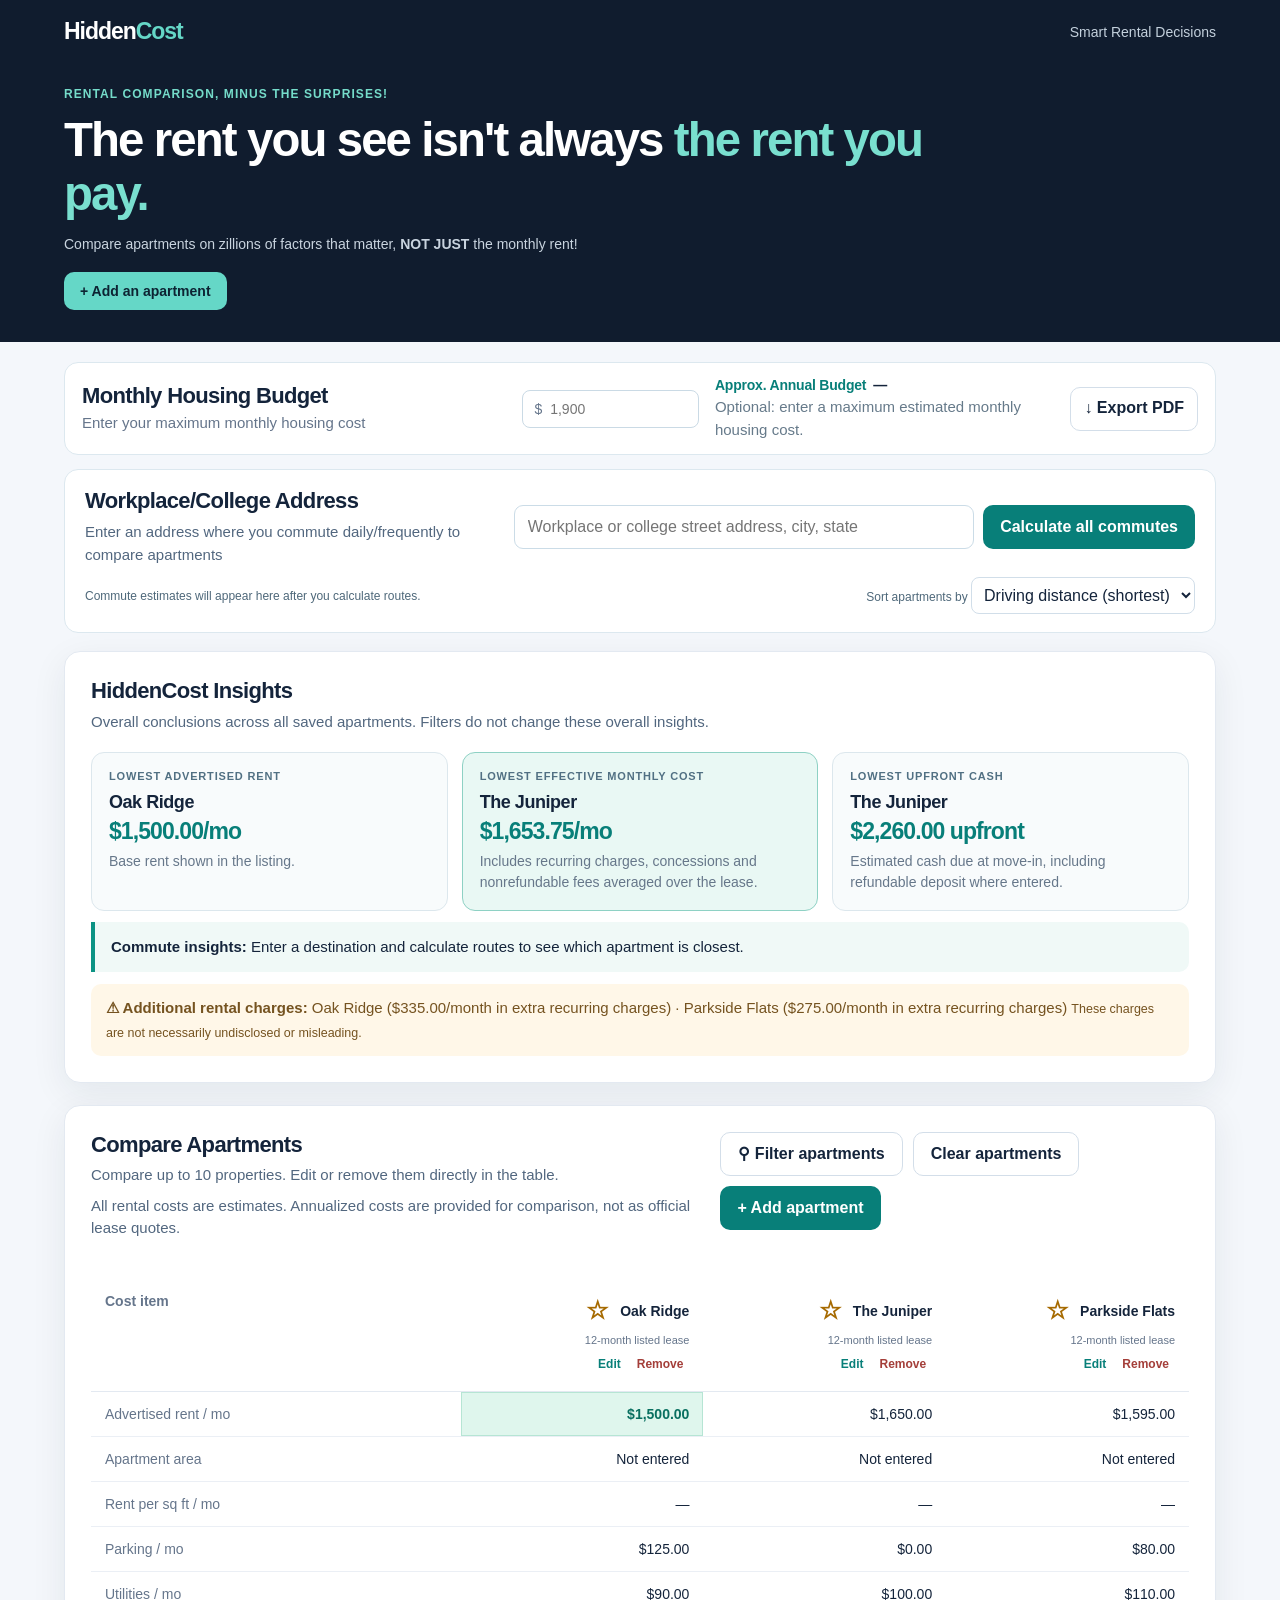
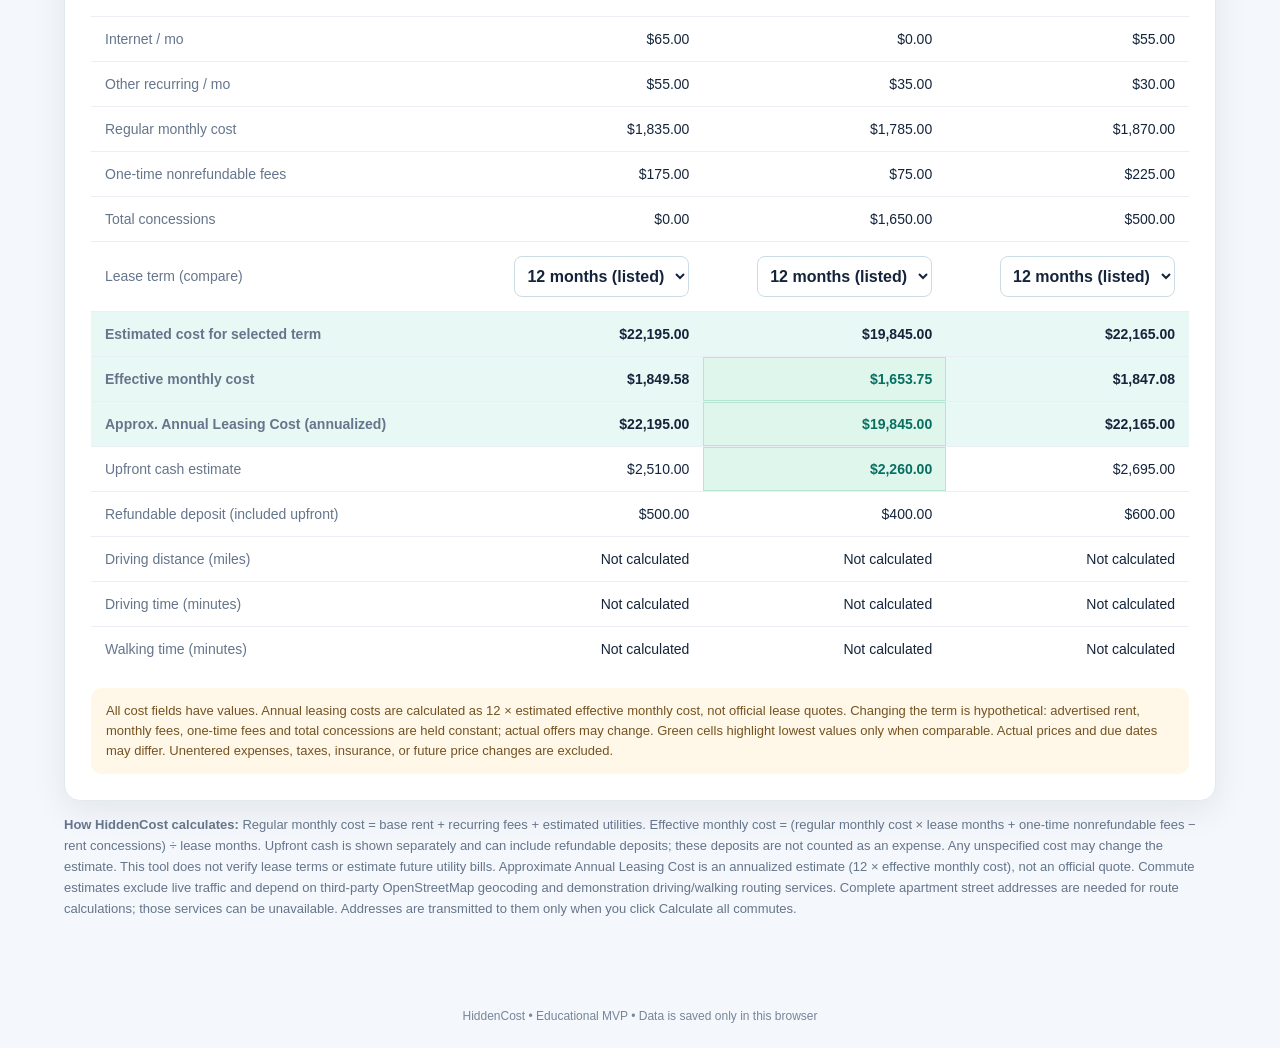
<file: index.html>
<!DOCTYPE html>
<html lang="en"><head><meta charset="UTF-8"/><meta name="viewport" content="width=device-width,initial-scale=1"/><meta name="theme-color" content="#101c2e"/><title>HiddenCost — See beyond the rent</title>
<style>
:root{--ink:#14243b;--muted:#65758b;--bg:#f4f7fb;--card:#fff;--line:#e3e9f1;--navy:#101c2e;--teal:#087f79;--aqua:#e3f7f3;--gold:#f1b94c;--red:#b54734;--redbg:#fff0eb;--shadow:0 10px 35px rgba(18,36,58,.075)}*{box-sizing:border-box}body{margin:0;background:var(--bg);color:var(--ink);font-family:Inter,-apple-system,BlinkMacSystemFont,"Segoe UI",sans-serif}button,input,select{font:inherit}button{cursor:pointer}button:focus-visible,input:focus-visible,select:focus-visible{outline:3px solid #7cdbd2;outline-offset:2px}.shell{max-width:1200px;margin:auto;padding:0 24px}.top{background:var(--navy);color:#fff}.nav{display:flex;justify-content:space-between;align-items:center;padding:22px 0}.logo{font-weight:800;letter-spacing:-.06em;font-size:25px}.logo span{color:#65d7c7}.nav-right{font-size:13px;color:#b6c4d3}.hero{padding:42px 0 52px;display:block;max-width:850px}.eyebrow{font-size:12px;font-weight:800;letter-spacing:.16em;color:#75dcca;text-transform:uppercase}.hero h1{font-size:clamp(33px,5vw,58px);line-height:1.09;letter-spacing:-.055em;margin:15px 0}.hero h1 em{color:#79dfcf;font-style:normal}.hero p{color:#c9d4df;max-width:565px;line-height:1.65;margin:0 0 27px}.cta,.primary{background:var(--teal);border:0;color:white;border-radius:10px;padding:13px 19px;font-weight:700}.cta{background:#65d7c7;color:#0d2433}.ghost{background:transparent;border:1px solid #b6c4d3;color:#fff;border-radius:10px;padding:12px 18px;font-weight:650;margin-left:9px}.hero-card{border:1px solid #33475f;padding:24px;background:#1b2e44;border-radius:20px;box-shadow:0 18px 40px #0002}.hero-card .label{color:#aac0d0;font-size:13px}.hero-card .big{font-size:43px;letter-spacing:-.06em;font-weight:800;margin:7px 0}.hero-card .break{color:#79dfcf;font-size:13px;font-weight:650}.hero-card hr{border:0;border-top:1px solid #35495d;margin:21px 0}.minirow{display:flex;justify-content:space-between;font-size:14px;color:#d4e2ea;margin:11px 0}.minirow strong{color:#fff}.content{margin-top:0;position:relative;padding-top:30px;padding-bottom:65px}.toolbar{display:flex;justify-content:space-between;align-items:center;gap:16px;margin:0 0 19px}.toolbar h2{letter-spacing:-.035em;font-size:26px;margin:0}.subtle{color:var(--muted);font-size:14px;margin-top:6px}.actions{display:flex;gap:9px;flex-wrap:wrap}.secondary{background:#fff;border:1px solid #d3dee9;color:var(--ink);border-radius:10px;padding:12px 15px;font-weight:700}.grid{display:grid;grid-template-columns:repeat(3,minmax(0,1fr));gap:17px}.apt{background:var(--card);border:1px solid var(--line);box-shadow:var(--shadow);border-radius:16px;padding:23px;display:flex;flex-direction:column;min-height:355px;position:relative}.apt.winner{border:2px solid #1d9a89;padding:22px}.badge{display:inline-block;font-size:11px;text-transform:uppercase;letter-spacing:.06em;border-radius:99px;padding:6px 9px;background:#e7f6f1;color:#087669;font-weight:800}.apt-head{display:flex;justify-content:space-between;align-items:start;gap:6px}.apt h3{font-size:19px;letter-spacing:-.03em;margin:10px 0 4px;overflow-wrap:anywhere}.meta{font-size:12px;color:var(--muted)}.apt .cost{font-size:34px;font-weight:800;letter-spacing:-.06em;margin:24px 0 2px}.apt .per{font-size:12px;color:var(--muted)}.delta{margin-top:15px;padding:10px 12px;border-radius:9px;background:#f2f6fa;font-size:13px;color:#41546b}.delta strong{color:#17425b}.apt .foot{display:flex;justify-content:space-between;align-items:center;border-top:1px solid var(--line);margin-top:auto;padding-top:16px;gap:8px}.foot .small{font-size:12px;color:var(--muted)}.link{border:0;background:none;color:#087f79;font-weight:750;padding:8px}.danger{color:#a43e39}.empty{border:2px dashed #cbd8e5;border-radius:16px;padding:26px;color:var(--muted);display:flex;flex-direction:column;justify-content:center;align-items:center;text-align:center;min-height:355px}.empty strong{font-size:18px;color:var(--ink);margin-bottom:7px}.panel{background:#fff;border:1px solid var(--line);border-radius:16px;box-shadow:var(--shadow);padding:26px;margin-top:22px}.panel h2{font-size:23px;margin:0 0 6px;letter-spacing:-.04em}.comparison{overflow-x:auto}.compare-table{border-collapse:collapse;width:100%;min-width:600px;font-size:14px;margin-top:20px}.compare-table th{text-align:right;color:var(--ink);padding:14px;border-bottom:1px solid var(--line);min-width:130px}.compare-table th:first-child,.compare-table td:first-child{text-align:left;color:var(--muted)}.compare-table td{text-align:right;padding:14px;border-bottom:1px solid #ebeff5}.compare-table tr.emph{background:#e8f8f4;font-weight:800}.compare-table tr:last-child td{border-bottom:0}.note{border-radius:10px;background:#fff7e8;color:#755320;padding:13px 15px;font-size:13px;margin-top:17px;line-height:1.55}.method{color:var(--muted);line-height:1.6;font-size:13px;margin-top:14px}.footer{text-align:center;color:#77869a;font-size:12px;padding:25px}.overlay{position:fixed;inset:0;background:#0a1827c2;display:none;align-items:center;justify-content:center;padding:18px;z-index:10}.overlay.open{display:flex}.modal{width:min(760px,100%);max-height:94vh;overflow:auto;background:white;border-radius:17px;box-shadow:0 25px 80px #0004}.modal-head{display:flex;justify-content:space-between;align-items:flex-start;padding:23px 25px 16px;border-bottom:1px solid var(--line)}.modal-head h2{margin:0;letter-spacing:-.035em}.modal-head p{font-size:13px;color:var(--muted);margin:6px 0 0}.close{border:0;background:#f0f4f8;border-radius:8px;width:35px;height:35px;font-size:22px}.modal-body{padding:22px 25px}.section-title{font-size:13px;font-weight:800;letter-spacing:.07em;text-transform:uppercase;color:#547086;margin:8px 0 14px}.fields{display:grid;grid-template-columns:repeat(2,minmax(0,1fr));gap:14px}.field label{display:block;font-size:12px;font-weight:750;margin-bottom:6px;color:#394e64}.field input,.field select{width:100%;padding:12px;border:1px solid #d6e0ea;border-radius:9px;background:#fff;color:var(--ink)}.hint{color:#7b8c9d;font-size:11px;margin-top:4px}.line-sep{border:0;border-top:1px solid var(--line);margin:22px 0}.checkline{display:flex;align-items:center;gap:10px;font-size:13px;color:#48586c;margin:14px 0}.checkline input{width:17px;height:17px;accent-color:#08867d}.modal-actions{display:flex;justify-content:flex-end;gap:9px;padding:16px 25px;border-top:1px solid var(--line);position:sticky;bottom:0;background:white}.toast{position:fixed;bottom:22px;right:22px;z-index:20;background:#14243b;color:#fff;padding:13px 17px;border-radius:10px;box-shadow:var(--shadow);display:none;font-size:13px}.chart{display:flex;align-items:flex-end;gap:16px;height:160px;margin-top:24px;border-bottom:1px solid #e1e8f0;padding:0 12px}.barwrap{flex:1;display:flex;gap:6px;align-items:flex-end;justify-content:center;height:100%;position:relative}.bar{width:32px;border-radius:5px 5px 0 0;background:#aabaca;min-height:2px}.bar.real{background:#159487}.barlabel{font-size:11px;color:var(--muted);text-align:center;margin:9px 0 0;flex:1;overflow-wrap:anywhere}.legend{display:flex;gap:18px;margin-top:17px;color:var(--muted);font-size:12px}.dot{display:inline-block;width:10px;height:10px;border-radius:3px;background:#aabaca;margin-right:5px}.dot.real{background:#159487}.desc{font-size:12px;color:var(--muted);line-height:1.5;margin-top:10px}@media(max-width:800px){.hero{grid-template-columns:1fr;padding:25px 0 53px}.hero-card{display:none}.grid{grid-template-columns:1fr}.apt,.empty{min-height:300px}.toolbar{align-items:flex-start;flex-direction:column}.nav-right{display:none}}@media(max-width:500px){.shell{padding:0 15px}.fields{grid-template-columns:1fr}.modal-head,.modal-body{padding-left:16px;padding-right:16px}.modal-actions{padding:14px 16px}.hero h1{font-size:37px}.ghost{margin-left:0;margin-top:9px}.actions{width:100%}.actions button{flex:1}.apt{min-height:280px}}

/* Listing extraction: local, explainable and editable */
.analyzer{background:#f0f8f8;border:1px solid #c5e8e3;border-radius:12px;padding:17px;margin-bottom:22px}
.analyzer h3{font-size:16px;margin:0 0 5px;letter-spacing:-.02em}
.analyzer p{font-size:12px;line-height:1.55;color:#4e6875;margin:0 0 12px}
.analyzer textarea{width:100%;min-height:115px;resize:vertical;background:#fff;border:1px solid #bcd5d5;border-radius:9px;padding:12px;font:inherit;font-size:13px;line-height:1.5;color:var(--ink)}
.analyzer textarea:focus-visible{outline:3px solid #7cdbd2}
.analyzer .an-actions{display:flex;align-items:center;gap:12px;flex-wrap:wrap;margin-top:10px}
.analyzer .an-small{font-size:11px;color:#527175}
.an-result{margin-top:13px;font-size:12px;line-height:1.6}
.an-result[hidden]{display:none}
.an-result ul{padding-left:19px;margin:7px 0}
.an-result li{margin:4px 0}
.an-result .warn{background:#fff8e9;color:#795a29;padding:9px;border-radius:7px}
.an-result .ok{color:#08796f}

/* Decision-first comparison replaces the tall chart. */
.insight-grid{display:grid;grid-template-columns:repeat(3,minmax(0,1fr));gap:14px;margin-top:18px}
.insight-card{border:1px solid #dce7ed;background:#f8fbfc;border-radius:13px;padding:17px;min-width:0}
.insight-card.featured{background:#e9f8f4;border-color:#8ed1c4}
.insight-kicker{color:#517083;text-transform:uppercase;letter-spacing:.075em;font-weight:800;font-size:11px}
.insight-name{font-size:18px;font-weight:800;letter-spacing:-.025em;margin:10px 0 5px;overflow-wrap:anywhere}
.insight-value{font-size:23px;font-weight:800;color:#087f79;letter-spacing:-.04em}
.insight-context{font-size:12px;color:#66778a;margin-top:6px;line-height:1.4}
.takeaway{border-left:4px solid #0c9384;padding:13px 16px;margin-top:17px;background:#f0f9f7;border-radius:0 10px 10px 0;font-size:14px;line-height:1.6}
.fee-insight{padding:12px 15px;border-radius:10px;background:#fff7e8;color:#755320;margin-top:12px;font-size:13px;line-height:1.6}
.compare-table td.best-cell{background:#dff6ed;color:#086f60;font-weight:800;box-shadow:inset 0 0 0 1px #b6e5d4}
@media(max-width:800px){.insight-grid{grid-template-columns:1fr}}

/* Compact shortlist: decision insights are now the first content, and no tall apartment cards. */
.shortlist-panel .toolbar{margin-bottom:15px}
.compact-list{display:grid;grid-template-columns:repeat(2,minmax(0,1fr));gap:10px}
.compact-apt{display:flex;align-items:center;gap:10px;flex-wrap:wrap;background:#f9fbfe;border:1px solid #e2e9f1;border-radius:12px;padding:13px 15px;min-height:88px}
.compact-main{flex:1 1 150px;min-width:0}
.compact-apt-name{font-size:15px;font-weight:800;overflow-wrap:anywhere}
.compact-apt-meta{font-size:11px;color:#65758b;margin-top:5px}
.compact-prices{display:flex;flex-direction:column;align-items:flex-end;flex:0 0 auto}
.compact-prices strong{font-size:18px;letter-spacing:-.04em}
.compact-prices span{color:#65758b;font-size:10px}
.compact-tools{display:flex;gap:6px;align-items:center;justify-content:flex-end;flex:1 1 100%;border-top:1px solid #e7edf3;padding-top:7px}
.compact-tools .link{padding:3px 6px;font-size:12px}
.complete-label,.incomplete-label{margin-right:auto;font-size:11px;color:#267f70}
.incomplete-label{color:#b16a25}
.compact-add{border:1px dashed #a9c7d3;background:#f7fbfe;color:#146b73;border-radius:12px;min-height:88px;font-weight:800;font-size:14px}
.compact-add span{font-size:11px;color:#65808d;font-weight:500}
.compact-add:hover{background:#e8f7f4}
@media(max-width:800px){.compact-list{grid-template-columns:1fr}}

/* Decision tools */
.decision-tools{display:grid;grid-template-columns:1.2fr 1fr;gap:16px}
.toolbox{background:#f7fafc;border:1px solid #e1e9ef;border-radius:13px;padding:19px;min-width:0}
.toolbox h3{font-size:17px;margin:0 0 6px;letter-spacing:-.02em}
.toolbox p{margin:0 0 14px;font-size:12px;color:#62778b;line-height:1.55}
.tool-fields{display:grid;grid-template-columns:repeat(2,minmax(0,1fr));gap:11px}
.tool-field label{display:block;font-size:12px;font-weight:750;color:#395369;margin-bottom:5px}
.tool-field input,.tool-field select{width:100%;border-radius:9px;border:1px solid #ccdae6;background:white;padding:10px 11px;color:#14243b;min-width:0}
.tool-field.wide{grid-column:1/-1}
.tool-row{display:flex;align-items:center;gap:10px;flex-wrap:wrap;margin-top:12px}
.tool-result{margin-top:15px;background:#eaf7f4;border-radius:10px;padding:12px 14px;font-size:13px;line-height:1.65}
.tool-result.warning{background:#fff7e8;color:#785325}
.tool-result strong{color:#08796c}
.tool-note{color:#62778b;font-size:11px;line-height:1.45;margin-top:10px}
.tool-pill{display:inline-block;padding:4px 7px;background:#e6f5f1;color:#087c70;border-radius:7px;font-weight:750;font-size:11px}
.afford-table{margin-top:12px;display:grid;gap:8px}
.afford-row{border:1px solid #dbe8ed;border-radius:9px;padding:10px;background:#fff;display:flex;align-items:center;justify-content:space-between;gap:12px}
.afford-row .info{min-width:0;font-size:13px}.afford-row .info strong{display:block;overflow-wrap:anywhere}.afford-row .info span{font-size:11px;color:#64768a}
.afford-status{font-size:12px;font-weight:800;text-align:right;white-space:nowrap}.afford-status.over{color:#b54734}.afford-status.under{color:#087f79}
.export-actions{display:flex;gap:10px;flex-wrap:wrap;margin:14px 0 0}
.highlight-warning{padding:12px 14px;background:#fff7e8;border-radius:9px;color:#805c26;font-size:12px;line-height:1.65;margin-top:13px}
@media(max-width:850px){.decision-tools{grid-template-columns:1fr}}
@media(max-width:480px){.tool-fields{grid-template-columns:1fr}.tool-field.wide{grid-column:auto}}
@media print {
 body{background:white!important;color:#14243b!important;font-size:11pt}
 header,.shortlist-panel,#insightsPanel,#feeDetectionPanel,#comparisonPanel,.footer,.overlay,.toast,.method{display:none!important}
 #printReport{display:block!important;position:static!important;background:white!important;padding:0!important}
 #printReport h1{font-size:23pt;color:#14243b;margin:0 0 8px}
 #printReport h2{font-size:14pt;margin:23px 0 10px}
 #printReport p{font-size:10pt;line-height:1.45}
 #printReport table{width:100%;border-collapse:collapse;font-size:9pt}
 #printReport th,#printReport td{padding:8px;text-align:right;border:1px solid #c9d7df}
 #printReport th:first-child,#printReport td:first-child{text-align:left}
 #printReport .report-notes{font-size:9pt;color:#444;white-space:pre-wrap}
 @page{size:landscape;margin:13mm}
}
#printReport{display:none}
.budgetbar{background:#fff;border:1px solid #dce8ef;border-radius:14px;padding:14px;display:flex;align-items:center;gap:12px;flex-wrap:wrap;margin-bottom:18px;font-size:13px}.budgetbar input{padding:10px;width:140px;border:1px solid #cadae5;border-radius:8px}.budgetbar #budgetSummary{color:#667a8a}.commute-form{display:grid;grid-template-columns:1.5fr 1fr auto;align-items:end;gap:12px;margin:17px 0}.commute-form input,.commute-form select{width:100%;border:1px solid #cadae5;border-radius:8px;padding:12px;min-width:0}.commute-map{height:310px;border:1px solid #dce8ee;border-radius:11px;overflow:hidden;background:#e9f1f6}.commute-status{background:#eef5f9;border-radius:8px;margin:10px 0;padding:12px;font-size:13px;color:#48657a}.commute-ranking{margin-top:12px;line-height:1.65;font-size:13px}.within-budget{border-left:4px solid #148e80}.over-budget{border-left:4px solid #ba5e49}@media(max-width:800px){.commute-form{grid-template-columns:1fr}.commute-map{height:240px}}

.commute-inline{background:#fff;border:1px solid #dce8ef;border-radius:14px;padding:18px 20px;margin-bottom:18px}
.commute-inline-top{display:grid;grid-template-columns:.75fr 1.25fr;gap:20px;align-items:center}
.commute-inline h2{font-size:20px;letter-spacing:-.035em;margin:0 0 5px}
.commute-controls{display:flex;gap:9px;min-width:0}
.commute-controls input{border:1px solid #cbdce7;border-radius:9px;padding:11px 13px;flex:1;min-width:0}
.commute-inline-bottom{display:flex;align-items:center;justify-content:space-between;gap:12px;margin-top:11px;font-size:12px;color:#4e687a;flex-wrap:wrap}
.commute-inline-bottom label{white-space:nowrap}
.commute-inline-bottom select{font:inherit;border:1px solid #d1dee9;border-radius:8px;background:#fff;padding:8px;color:#14243b}
.commute-fineprint{font-size:11px;color:#758699;line-height:1.5;margin-top:9px}
.sr-only{position:absolute;width:1px;height:1px;padding:0;margin:-1px;overflow:hidden;clip:rect(0,0,0,0);white-space:nowrap;border:0}
.compare-table td.commute-best{background:#e3f6ee;color:#087f79;font-weight:800}
@media(max-width:800px){.commute-inline-top{grid-template-columns:1fr}.commute-controls{flex-wrap:wrap}.commute-controls input{flex-basis:100%}.commute-inline-bottom label{white-space:normal}}

.filter-toolbar{display:flex;gap:12px;align-items:center;flex-wrap:wrap;margin:0 0 14px}
.filter-toolbar .subtle{margin:0}
.filter-panel[hidden],#clearFilters[hidden]{display:none!important}
.filter-panel{background:#f6fafc;border:1px solid #d8e5ec;border-radius:12px;padding:15px;display:flex;align-items:center;gap:12px;flex-wrap:wrap;margin-bottom:15px}
.filter-choice{display:flex;align-items:center;gap:7px;font-size:13px;min-height:40px;font-weight:600}
.filter-choice input{width:17px;height:17px;accent-color:#087f79}
.filter-help{flex:1 0 100%;font-size:11px;color:#687f90;line-height:1.6;margin:0}
.filter-no-match{padding:20px;border-radius:12px;border:1px dashed #c7d6e1;color:#62768b;font-size:13px;text-align:center;grid-column:1/-1}
@media(max-width:650px){.filter-panel{display:grid;grid-template-columns:1fr 1fr}.filter-choice{grid-column:1/-1}.filter-help{grid-column:1/-1}}
.compact-apt[hidden],.compare-table th[hidden],.compare-table td[hidden]{display:none!important}

#cards[hidden],#feeDetection[hidden]{display:none!important}
.apt-table-head{display:flex;flex-direction:column;align-items:flex-end;gap:5px;min-width:130px}
.apt-table-head strong{font-size:14px;overflow-wrap:anywhere}
.apt-table-head span{font-size:11px;color:var(--muted);font-weight:400}
.apt-table-actions{display:flex;gap:4px}
.apt-table-actions button{font-size:12px;padding:6px}
.compare-table th{vertical-align:top}
@media(max-width:800px){.hero{max-width:100%;padding:27px 0 37px}}
.compare-table th.budget-head-over{background:#fff0eb;box-shadow:inset 0 3px #b54734}
.compare-table th.budget-head-ok{background:#f0faf5;box-shadow:inset 0 3px #087f79}
.budget-table-label{font-size:11px;font-weight:800;color:#8d4538;line-height:1.3;max-width:155px;text-align:right}
.budget-head-ok .budget-table-label{color:#087f79}

/* Typography and streamlined input summaries */
.budgetbar{align-items:flex-start}
.budgetbar>label{font-size:23px;font-weight:800;letter-spacing:-.04em;line-height:1.15;white-space:normal;padding-top:8px}
.budgetbar>label strong{font-weight:800}
.budget-unit{font-size:12px;color:var(--muted);font-weight:500;letter-spacing:0}
.budget-details{flex:1 1 240px;display:flex;flex-direction:column;gap:4px;align-self:center}
.annual-budget{font-size:16px;font-weight:800;color:#087f79}
.budget-small{font-size:12px;color:#65758b;line-height:1.5}
#commuteHeading{font-size:23px;font-weight:800;letter-spacing:-.04em}
.comparison-caveat{margin-top:8px}
#filterCount[hidden]{display:none!important}
@media(max-width:800px){.budgetbar>label{font-size:23px}}

/* Type scale: one reusable visual hierarchy across all sections. */
:root{
  --type-heading-size:23px;
  --type-subheading-size:16px;
  --type-body-size:14px;
  --type-caption-size:12px;
  --type-heading-color:#14243b;
  --type-subheading-color:#087f79;
  --type-body-color:#52677f;
}
.section-heading,
.budgetbar>label.section-heading,
#commuteHeading.section-heading,
#insightsPanel h2.section-heading{
 font-size:var(--type-heading-size);
 font-weight:800;
 line-height:1.22;
 letter-spacing:-.035em;
 color:var(--type-heading-color);
}
.subheading{font-size:var(--type-subheading-size);font-weight:750;color:var(--type-subheading-color);line-height:1.3;letter-spacing:-.015em}
.annual-budget{display:flex;flex-direction:column;align-items:flex-start;gap:3px;font-size:inherit}
.annual-value{font-size:18px;font-weight:800;color:var(--type-heading-color);line-height:1.25}
.subtle{font-size:var(--type-body-size);color:var(--type-body-color)}
.budget-small,.commute-fineprint,.budget-unit{font-size:var(--type-caption-size)}
@media(max-width:650px){.budgetbar>label.section-heading,#commuteHeading.section-heading,#insightsPanel h2.section-heading{font-size:var(--type-heading-size)}}

/* Unified compact visual hierarchy: hero / section / supporting text. */
:root{--font-hero:clamp(32px,3.7vw,48px);--font-section:22px;--font-text:14px;--font-caption:12px}
.nav .logo{font-size:23px;letter-spacing:-.045em}
.nav-right{font-size:var(--font-text);color:#c3d0dc}
.nav{padding:18px 0}
.hero{max-width:900px;padding:24px 0 32px}
.hero h1{font-size:var(--font-hero);letter-spacing:-.04em;line-height:1.14;margin:12px 0 13px}
.hero .eyebrow{font-size:var(--font-caption);letter-spacing:.09em}
.hero p{font-size:var(--font-text);line-height:1.5;margin:0 0 17px;max-width:680px}
.hero .cta{font-size:var(--font-text);padding:11px 16px}
.content{padding-top:20px}
:root{--type-heading-size:var(--font-section);--type-subheading-size:var(--font-text);--type-body-size:var(--font-text);--type-caption-size:var(--font-caption)}
.panel h2,.commute-inline h2,.section-heading,
.budgetbar .section-heading,#commuteHeading.section-heading,#insightsPanel h2.section-heading{
 font-size:var(--font-section);color:var(--type-heading-color);line-height:1.22;letter-spacing:-.03em;font-weight:800
}
.budgetbar{display:grid;grid-template-columns:minmax(200px,1.25fr) minmax(110px,.52fr) minmax(185px,1fr) auto;align-items:center;column-gap:16px;row-gap:9px;padding:13px 17px;margin-bottom:14px}
.budget-heading{display:flex;flex-direction:column;gap:3px;min-width:0}
.budget-heading label{padding:0!important;margin:0;white-space:normal}
.budget-unit{font-size:var(--font-caption);color:var(--muted);font-weight:400}
.budget-input{display:flex;align-items:center;border:1px solid #cadae5;border-radius:8px;min-width:0;padding-left:11px;background:#fff}
.budget-input>span{color:var(--muted);font-size:var(--font-text)}
.budgetbar .budget-input input{border:0;background:transparent;padding:10px 8px;width:100%;min-width:0;font-size:var(--font-text);outline-offset:-2px}
.budget-details{display:flex;flex-direction:column;gap:2px;min-width:0;align-self:center}
.annual-budget{display:flex;flex-direction:row;flex-wrap:wrap;align-items:baseline;gap:6px}
.annual-budget .subheading{color:var(--type-subheading-color);font-size:var(--font-text);font-weight:700}
.annual-budget .annual-value{font-size:var(--font-text);color:var(--type-heading-color);font-weight:800}
.budget-small{font-size:11px;line-height:1.3;color:var(--muted)}
.budgetbar #exportReport{padding:10px 13px;font-size:var(--font-caption);white-space:nowrap}
@media(max-width:900px){.budgetbar{grid-template-columns:1fr 130px}.budget-details{grid-column:1/-1}.budgetbar #exportReport{grid-column:1/-1;justify-self:start}}
@media(max-width:520px){.hero{padding:21px 0 26px}.budgetbar{grid-template-columns:minmax(0,1fr) 115px;padding:13px}.budget-heading .section-heading{font-size:20px!important}}

/* Final compact layout: remove legacy broad descendant flex sizing. */
.budgetbar{height:auto;min-height:0;grid-template-rows:auto;align-items:center}
.budgetbar span{flex:0 0 auto}
.budgetbar .budget-heading,.budgetbar .budget-input,.budgetbar .budget-details{height:auto;min-height:0}
.budgetbar .annual-budget{display:flex;flex-flow:row wrap;align-items:baseline;gap:7px}
.budgetbar .annual-budget>span{width:auto!important;flex:0 0 auto!important}
.budgetbar .budget-small{font-size:13px;line-height:1.4}
.budgetbar #budgetSummary{max-width:360px}
#insightsPanel #feeInsight{margin-top:12px}
#insightsPanel #takeaway+#commuteInsight{margin-top:11px}
#comparisonPanel .toolbar>.actions{display:flex;align-items:center;gap:10px;flex-wrap:wrap}
#comparisonPanel .filter-toolbar{margin:0;min-height:0}
#comparisonPanel .filter-toolbar:has(> #clearFilters[hidden]){display:none}
#comparisonPanel .filter-toolbar:has(> #clearFilters:not([hidden])){margin-bottom:10px}
#comparisonPanel .actions button,
#comparisonPanel .filter-panel button,
#comparisonPanel .filter-choice,
.budgetbar button,
.commute-inline button,
.commute-inline select,
.modal-actions button,
.analyzer .an-actions button,
#replaceOverlay button{
 font-size:16px!important;
 line-height:1.3;
}
#comparisonPanel .actions button,#comparisonPanel .filter-panel button,.commute-inline button,.budgetbar button{
 min-height:44px;
 padding:11px 17px;
}
#comparisonPanel .toolbar{align-items:flex-start}
#comparisonPanel .toolbar h2{margin-bottom:6px}
#comparisonPanel .filter-choice{gap:10px}
@media(max-width:700px){
 #comparisonPanel .actions{width:100%}
 #comparisonPanel .actions button{flex:1 1 auto}
 .budgetbar{height:auto;grid-template-columns:minmax(0,1fr) 130px}
}

/* Readable supporting text in the three core panels. */
.budgetbar .budget-unit,.budgetbar .budget-small,
.commute-inline .subtle,#insightsPanel>.subtle,
#comparisonPanel .subtle{font-size:15px;line-height:1.5}
#insightsPanel .insight-context{font-size:14px;line-height:1.5}
#insightsPanel .takeaway,#insightsPanel .fee-insight{font-size:15px;line-height:1.6}
#comparisonPanel .filter-help{font-size:14px}
#comparisonPanel .filter-toolbar{gap:10px}
@media(max-width:960px){#comparisonPanel .toolbar{flex-direction:column;align-items:stretch}}

/* Lease scenario controls in the comparison table. */
.lease-term-select{min-width:125px;max-width:175px;width:100%;padding:10px 8px;border:1px solid #cbdbe5;border-radius:8px;background:#fff;color:#14243b;font-size:16px;font-weight:650}
.lease-scenario-badge{font-size:13px;line-height:1.4;margin-top:6px;color:#93621b;white-space:normal}
#comparisonPanel .compare-table td{vertical-align:middle}

.apt-header-name{display:flex;gap:7px;align-items:center;justify-content:flex-end}
.star-btn{border:0;background:transparent;color:#a66a00;font-size:25px;line-height:1;padding:4px;min-width:32px;min-height:36px}
.star-btn[aria-pressed="true"]{color:#de9d16}
@media(max-width:620px){.apt-header-name{flex-wrap:wrap}}
</style></head><body>
<header class="top"><div class="shell"><nav class="nav"><div class="logo">Hidden<span>Cost</span></div><div class="nav-right">Smart Rental Decisions</div></nav><div class="hero"><div><div class="eyebrow">Rental Comparison, Minus the Surprises!</div><h1>The rent you see isn't always <em>the rent you pay.</em></h1><p>Compare apartments on zillions of factors that matter, <strong>NOT JUST</strong> the monthly rent!</p><button class="cta" id="heroAdd">+ Add an apartment</button></div></div></div></header>
<main class="shell content"><div class="budgetbar"><div class="budget-heading"><label for="monthlyBudget" class="section-heading">Monthly Housing Budget</label><span class="budget-unit">Enter your maximum monthly housing cost</span></div><div class="budget-input"><span aria-hidden="true">$</span><input id="monthlyBudget" type="number" min="1" placeholder="1,900" inputmode="decimal" aria-label="Monthly Housing Budget in dollars"></div><div class="budget-details"><div id="annualBudget" class="annual-budget" aria-live="polite"><span class="subheading">Approx. Annual Budget</span><span class="annual-value">—</span></div><div id="budgetSummary" class="budget-small">Over-budget apartments remain visible unless filtered.</div></div><button id="exportReport" class="secondary" type="button">↓ Export PDF</button></div>
<section class="commute-inline" aria-labelledby="commuteHeading"><div class="commute-inline-top"><div><h2 id="commuteHeading" class="section-heading">Workplace/College Address</h2><div class="subtle">Enter an address where you commute daily/frequently to compare apartments</div></div><div class="commute-controls"><label for="destination" class="sr-only">Workplace or college street address</label><input id="destination" maxlength="200" placeholder="Workplace or college street address, city, state" autocomplete="street-address"/><button type="button" class="primary" id="calculateCommute">Calculate all commutes</button></div></div><div class="commute-inline-bottom"><div id="commuteStatus" role="status">Commute estimates will appear here after you calculate routes.</div><label for="commuteSort">Sort apartments by <select id="commuteSort"><option value="driveDistance">Driving distance (shortest)</option><option value="driveTime">Driving time (fastest)</option><option value="walkTime">Walking time (fastest)</option><option value="cost">Effective rent (lowest)</option></select></label></div></section>
<section class="panel" id="insightsPanel" style="margin-top:0"><h2 class="section-heading">HiddenCost Insights</h2><div class="subtle">Overall conclusions across all saved apartments. Filters do not change these overall insights.</div><div id="insights"></div><div id="commuteInsight" class="takeaway" aria-live="polite" style="margin-top:11px"></div><div id="feeInsight" class="fee-insight"></div></section>
<div id="feeDetection" hidden aria-hidden="true"></div>
<!-- Internal compatibility controls for the original calculation engine. No what-if/affordability panels are shown. -->
<div hidden aria-hidden="true"><select id="scenarioApartment"></select><input id="whatParking"><input id="whatUtilities"><input id="whatInternet"><input id="whatFees"><input id="whatOnce"><input id="whatConcession"><button id="resetWhatIf" type="button"></button><span id="scenarioCount"></span><div id="scenarioResult"></div><div id="affordResult"></div></div>
<section class="panel" id="comparisonPanel"><div class="toolbar"><div><h2>Compare Apartments</h2><div class="subtle">Compare up to 10 properties. Edit or remove them directly in the table.</div><div class="subtle comparison-caveat">All rental costs are estimates. Annualized costs are provided for comparison, not as official lease quotes.</div></div><div class="actions"><button id="filterToggle" type="button" class="secondary" aria-expanded="false" aria-controls="filterPanel">⚲ Filter apartments</button><button class="secondary" id="resetDemo">Clear apartments</button><button class="primary" id="addBtn">+ Add apartment</button></div></div><div class="filter-toolbar"><span id="filterCount" class="subtle" hidden aria-hidden="true"></span><button id="clearFilters" type="button" class="link" hidden>Clear filters</button></div><div id="filterPanel" class="filter-panel" hidden><label class="filter-choice"><input type="checkbox" id="filterBudget"> Within my monthly budget</label><label class="filter-choice"><input type="checkbox" id="filterComplete"> All rental costs entered</label><label class="filter-choice"><input type="checkbox" id="filterCommute"> Driving commute calculated</label><button id="applyFilters" type="button" class="primary">Apply filters</button><button id="resetFilters" type="button" class="secondary">Reset</button><p class="filter-help">Filters change only which apartments are shown in the detailed comparison. Saved apartments and the overall insights remain unchanged. Set a budget or calculate commutes before using those filters.</p></div><div id="cards" hidden aria-hidden="true"></div><div id="comparison" class="comparison"></div><div id="compareNote" class="note"></div></section><div class="method"><b>How HiddenCost calculates:</b> Regular monthly cost = base rent + recurring fees + estimated utilities. Effective monthly cost = (regular monthly cost × lease months + one-time nonrefundable fees − rent concessions) ÷ lease months. Upfront cash is shown separately and can include refundable deposits; these deposits are not counted as an expense. Any unspecified cost may change the estimate. This tool does not verify lease terms or estimate future utility bills. Approximate Annual Leasing Cost is an annualized estimate (12 × effective monthly cost), not an official quote. Commute estimates exclude live traffic and depend on third-party OpenStreetMap geocoding and demonstration driving/walking routing services. Complete apartment street addresses are needed for route calculations; those services can be unavailable. Addresses are transmitted to them only when you click Calculate all commutes.</div></main><div id="printReport" aria-hidden="true"></div><footer class="footer">HiddenCost • Educational MVP • Data is saved only in this browser</footer>
<div id="overlay" class="overlay" role="presentation"><div class="modal" role="dialog" aria-modal="true" aria-labelledby="modalTitle"><div class="modal-head"><div><h2 id="modalTitle">Add apartment</h2><p>Enter known costs. Leave unknown amounts blank to flag them.</p></div><button class="close" id="closeModal" aria-label="Close">×</button></div><form id="aptForm"><div class="modal-body">
<section class="analyzer" aria-labelledby="analyzerTitle">
<h3 id="analyzerTitle">✦ Smart Listing Analyzer <span style="font-size:11px;font-weight:500;color:#57788a">(no AI account needed)</span></h3>
<p>Paste an apartment advertisement to find common rents, fees and concessions. This is a <strong>rule-based text extractor</strong>, not AI; it works best with clearly labeled amounts. Always check results against the listing or lease.</p>
<label for="listingText" style="display:block;font-weight:700;font-size:12px;margin-bottom:6px">Apartment listing description</label>
<textarea id="listingText" placeholder="Example: 1-bedroom apartment available for $1,650/month. Parking $100/month, trash $25/month, amenity fee $40/month, $75 application fee. One month free on a 12-month lease."></textarea>
<div class="an-actions"><button type="button" class="secondary" id="analyzeBtn">Analyze listing</button><button type="button" class="link" id="exampleListingBtn">Try an example</button><span class="an-small">Text stays in your browser.</span></div>
<div class="an-result" id="analyzerResult" role="status" aria-live="polite" hidden></div>
</section><div class="section-title">Apartment details</div><div class="fields"><div class="field"><label for="name">Apartment name *</label><input id="name" maxlength="65" required placeholder="e.g., Oak Ridge Apartments"/></div><div class="field"><label for="address">Apartment street address (optional)</label><input id="address" maxlength="180" placeholder="Street, city, state, ZIP"><div class="hint">Used for commute map; not needed for rent comparisons.</div></div><div class="field"><label for="area">Apartment area (sq ft)</label><input type="number" id="area" min="1" max="100000" step="1" placeholder="e.g. 850"><div class="hint">Living area for cost per square foot comparisons.</div></div><div class="field"><label for="months">Lease duration (months) *</label><input type="number" id="months" min="1" max="60" step="1" value="12" required/></div><div class="field"><label for="rent">Advertised base rent ($/month) *</label><input type="number" id="rent" min="0" step="0.01" required placeholder="1600"/></div><div class="field"><label for="parking">Parking ($/month)</label><input type="number" id="parking" min="0" step="0.01" placeholder="Unknown"/></div><div class="field"><label for="utilities">Estimated utilities ($/month)</label><input type="number" id="utilities" min="0" step="0.01" placeholder="Unknown"/><div class="hint">Electric, gas, water, etc. Use your own estimate.</div></div><div class="field"><label for="internet">Internet ($/month)</label><input type="number" id="internet" min="0" step="0.01" placeholder="Unknown"/></div><div class="field"><label for="fees">Other recurring fees ($/month)</label><input type="number" id="fees" min="0" step="0.01" placeholder="Unknown"/><div class="hint">Trash, amenities, pest control, etc.</div></div><div class="field"><label for="once">One-time nonrefundable fees ($)</label><input type="number" id="once" min="0" step="0.01" placeholder="Unknown"/><div class="hint">Application, admin and other fees.</div></div><div class="field"><label for="deposit">Refundable security deposit ($)</label><input type="number" id="deposit" min="0" step="0.01" placeholder="Unknown"/><div class="hint">Cash needed upfront, not a lease expense.</div></div><div class="field"><label for="concession">Total rent concessions ($)</label><input type="number" id="concession" min="0" step="0.01" placeholder="0"/><div class="hint">Example: one month of $1,600 rent free → enter 1600.</div></div></div><hr class="line-sep"/><div class="section-title">Upfront estimate</div><label class="checkline"><input type="checkbox" id="firstMonth" checked/> Include one regular month's cost in upfront cash estimate</label><div class="desc">Upfront cash = nonrefundable one-time fees + refundable deposit + optional first month's regular cost. Actual payment timing may vary; concessions are applied only to the lease-cost estimate.</div></div><div class="modal-actions"><button type="button" class="secondary" id="cancelBtn">Cancel</button><button type="submit" class="primary">Save apartment</button></div></form></div></div><div id="replaceOverlay" class="overlay" role="presentation"><div class="modal" role="dialog" aria-modal="true" aria-labelledby="replaceTitle" style="width:min(520px,100%)"><div class="modal-head"><div><h2 id="replaceTitle">Your shortlist has 10 apartments</h2><p>Choose an apartment to replace with a new one, or cancel. The selected apartment will be removed only after confirmation.</p></div><button type="button" class="close" id="closeReplace" aria-label="Close">×</button></div><div class="modal-body" id="replaceOptions"></div><div class="modal-actions"><button type="button" class="secondary" id="cancelReplace">Keep all apartments</button></div></div></div><div id="toast" class="toast" role="status"></div>
<script>
(()=>{'use strict';const KEY='hiddencost-v1';const ids=['name','address','area','months','rent','parking','utilities','internet','fees','once','deposit','concession'];let entries=[];let editing=null;const $=id=>document.getElementById(id);const money=n=>new Intl.NumberFormat('en-US',{style:'currency',currency:'USD',maximumFractionDigits:2}).format(n);const safe=s=>String(s).replace(/[&<>"']/g,c=>({'&':'&amp;','<':'&lt;','>':'&gt;','"':'&quot;',"'":'&#39;'}[c]));const demo=[{id:'demo-a',name:'Oak Ridge',months:12,rent:1500,parking:125,utilities:90,internet:65,fees:55,once:175,deposit:500,concession:0,firstMonth:true},{id:'demo-b',name:'The Juniper',months:12,rent:1650,parking:0,utilities:100,internet:0,fees:35,once:75,deposit:400,concession:1650,firstMonth:true},{id:'demo-c',name:'Parkside Flats',months:12,rent:1595,parking:80,utilities:110,internet:55,fees:30,once:225,deposit:600,concession:500,firstMonth:true}];
function read(){try{const x=JSON.parse(localStorage.getItem(KEY));if(Array.isArray(x))return x.filter(v=>v&&typeof v.name==='string').slice(0,10)}catch{}return null}function persist(){try{localStorage.setItem(KEY,JSON.stringify(entries))}catch{toast('Browser storage unavailable. Changes may not persist.')}}function val(x){return x===''||x===null||x===undefined?null:Number(x)}function num(x){return Number.isFinite(Number(x))&&x!==null?Number(x):0}function calc(a){let recurring=num(a.rent)+num(a.parking)+num(a.utilities)+num(a.internet)+num(a.fees),one=num(a.once),con=num(a.concession),months=num(a.months);let total=Math.max(0,recurring*months+one-con);let missing=['parking','utilities','internet','fees','once','deposit'].filter(k=>a[k]===null||a[k]===undefined);return{recurring,total,effective:total/months,upfront:one+num(a.deposit)+(a.firstMonth?recurring:0),missing,extras:recurring-num(a.rent)}}
const scenarioOverrides={};
const leaseOverrides={};
function selectedMonths(a){return Object.prototype.hasOwnProperty.call(leaseOverrides,a.id)?leaseOverrides[a.id]:num(a.months)}
let activeScenario=null;
let budgetAmount=null;
const scenarioFields={whatParking:'parking',whatUtilities:'utilities',whatInternet:'internet',whatFees:'fees',whatOnce:'once',whatConcession:'concession'};
function scenarioCalc(a){
 const overrides=scenarioOverrides[a.id];
 return calc(Object.assign({},a,overrides||{},{months:selectedMonths(a)}));
}
function displayOriginal(a){return calc(a).effective;}
function renderScenarioControls(){
 const select=$('scenarioApartment');
 const old=activeScenario;
 if(!entries.some(x=>x.id===activeScenario))activeScenario=entries[0]?.id||null;
 select.innerHTML=entries.length?entries.map(a=>'<option value="'+safe(a.id)+'">'+safe(a.name)+'</option>').join(''):'<option value="">No apartments saved</option>';
 select.disabled=!entries.length;
 select.value=activeScenario||'';
 populateScenario();
}
function populateScenario(){
 const a=entries.find(x=>x.id===activeScenario);
 const overrides=a?scenarioOverrides[a.id]||{}:{};
 for(const [element,key] of Object.entries(scenarioFields)){
   const el=$(element), value=a?(Object.prototype.hasOwnProperty.call(overrides,key)?overrides[key]:a[key]):null;
   el.value=value===null||value===undefined?'':String(value);
   el.disabled=!a;
 }
 $('resetWhatIf').disabled=Object.keys(scenarioOverrides).length===0;
}
function handleScenarioChange(e){
 const a=entries.find(x=>x.id===activeScenario);
 if(!a)return;
 const key=scenarioFields[e.target.id];if(!key)return;
 const raw=e.target.value.trim();
 if(raw!==''&&(!Number.isFinite(Number(raw))||Number(raw)<0||Number(raw)>10000000)){
   e.target.setCustomValidity('Enter a nonnegative cost below $10,000,000.');
   e.target.reportValidity();return;
 }
 e.target.setCustomValidity('');
 const amount=raw===''?null:Number(raw);
 const baseline=a[key]===undefined?null:a[key];
 if(amount===baseline){
   if(scenarioOverrides[a.id])delete scenarioOverrides[a.id][key];
 }else{
   if(!scenarioOverrides[a.id])scenarioOverrides[a.id]={};
   scenarioOverrides[a.id][key]=amount;
 }
 if(scenarioOverrides[a.id]&&Object.keys(scenarioOverrides[a.id]).length===0)delete scenarioOverrides[a.id];
 updateDecisionResults();
}
function updateDecisionResults(){
 renderInsights();renderCompare();renderCardsOnly();renderAffordability();renderFeeDetection();
 const a=entries.find(x=>x.id===activeScenario);
 const changed=Object.keys(scenarioOverrides).length;
 $('scenarioCount').textContent=changed?changed+' apartment'+(changed===1?'':'s')+' adjusted':'Original estimates';
 $('resetWhatIf').disabled=changed===0;
 if(!a){$('scenarioResult').textContent='Add an apartment to compare different cost scenarios.';return}
 const old=calc(a), now=scenarioCalc(a), delta=now.effective-old.effective;
 const missing=now.missing.length?' ('+now.missing.length+' cost fields still unknown)':'';
 $('scenarioResult').innerHTML='<strong>'+safe(a.name)+'</strong>: '+money(now.effective)+'/mo effective estimate. '+(Math.abs(delta)<.005?'No change from saved details.':(delta>0?'Up ':'Down ')+money(Math.abs(delta))+'/mo versus the saved estimate.')+'<span style="color:#697b8c">'+missing+'</span>';
}
function renderCardsOnly(){
 const cards=$('cards');
 cards.innerHTML=entries.map(a=>{
  const c=scenarioCalc(a), changed=!!scenarioOverrides[a.id];
  return '<article class="compact-apt"><div class="compact-main"><div class="compact-apt-name">'+safe(a.name)+(changed?' <span class="tool-pill">What-if</span>':'')+'</div><div class="compact-apt-meta">'+a.months+'-month lease · Advertised '+money(num(a.rent))+'/mo</div></div><div class="compact-prices"><strong>'+money(c.effective)+'</strong><span>estimated effective / mo</span></div><div class="compact-tools"><span class="'+(c.missing.length?'incomplete-label':'complete-label')+'">'+(c.missing.length?'⚠ '+c.missing.length+' unknown fields':'✓ Fees entered')+'</span><button class="link" data-act="edit" data-id="'+safe(a.id)+'">Edit</button><button class="link danger" data-act="delete" data-id="'+safe(a.id)+'">Remove</button></div></article>';
 }).join('');
 if(entries.length<10)cards.innerHTML+='<button type="button" class="compact-add" data-act="add">＋ Add another apartment <span>('+entries.length+'/10 saved)</span></button>';
 if(!entries.length)cards.innerHTML='<div class="empty" style="grid-column:1/-1;min-height:150px"><strong>Your shortlist is empty</strong><span>Load demo apartments or add your first listing.</span><button class="primary" style="margin-top:12px" data-act="add">Add an apartment</button></div>';
}
function renderAffordability(){
 const root=$('affordResult');
 const raw=$('monthlyBudget').value.trim();
 if(raw===''){budgetAmount=null;root.className='tool-result';root.textContent='Enter a budget to see which apartments fit.';return}
 const amount=Number(raw);
 if(!Number.isFinite(amount)||amount<=0||amount>100000000){root.className='tool-result warning';root.textContent='Enter a valid positive monthly budget.';return}
 budgetAmount=amount;
 if(!entries.length){root.textContent='Add an apartment to check affordability.';return}
 root.className='tool-result';
 const within=entries.filter(a=>scenarioCalc(a).effective<=amount).length;
 root.innerHTML='<strong>'+within+' of '+entries.length+' apartment'+(entries.length===1?'':'s')+'</strong> have an estimated monthly cost within '+money(amount)+'.<div class="afford-table">'+entries.map(a=>{
   const c=scenarioCalc(a),left=amount-c.effective,within=left>=-0.005;
   return '<div class="afford-row"><div class="info"><strong>'+safe(a.name)+'</strong><span>'+money(c.effective)+'/mo'+(c.missing.length?' · '+c.missing.length+' unknown fields':'')+'</span></div><div class="afford-status '+(within?'under':'over')+'">'+(within?money(Math.max(0,left))+' remaining':money(Math.abs(left))+' over')+(c.missing.length?'*':'')+'</div></div>';
 }).join('')+'</div>'+(entries.some(a=>scenarioCalc(a).missing.length)?'<div class="tool-note">*Provisional: missing expenses are excluded, not assumed free.</div>':'');
}
function renderFeeDetection(){
 const root=$('feeDetection');
 if(!entries.length){root.textContent='Hidden fee warnings will appear when you add apartments.';return}
 const details=[];
 for(const a of entries){
  const c=scenarioCalc(a);
  const unknown=c.missing.filter(x=>x!=='deposit');
  const share=num(a.rent)>0?c.extras/num(a.rent):null;
  if(unknown.length)details.push('<strong>'+safe(a.name)+'</strong>: '+unknown.length+' unconfirmed fee categor'+(unknown.length===1?'y':'ies')+' ('+unknown.map(k=>({parking:'parking',utilities:'utilities',internet:'internet',fees:'other monthly fees',once:'one-time fees'}[k])).join(', ')+').');
  if(share!==null&&share>=.10)details.push('<strong>'+safe(a.name)+'</strong>: entered recurring add-ons equal '+Math.round(share*100)+'% of advertised rent ('+money(c.extras)+'/mo).');
  if(c.missing.includes('deposit'))details.push('<strong>'+safe(a.name)+'</strong>: refundable deposit not yet confirmed.');
 }
 root.innerHTML='<strong>Hidden fee detection:</strong> '+(details.length?details.join('<br>'):'No missing cost categories or elevated recurring add-ons detected from the values entered.')+'<br><span style="font-size:11px">A warning indicates incomplete information or a high fee ratio—not a verified deceptive listing.</span>';
}
function exportComparison(){
 if(!entries.length){toast('Add an apartment before exporting.');return}
 const heading=['Cost item',...entries.map(a=>a.name)];
 const rows=[
 ['Advertised rent / mo',a=>money(num(a.rent))],
 ['Parking / mo',a=>fieldText(a,'parking')],
 ['Utilities / mo',a=>fieldText(a,'utilities')],
 ['Internet / mo',a=>fieldText(a,'internet')],
 ['Other recurring fees / mo',a=>fieldText(a,'fees')],
 ['Regular monthly cost',a=>money(scenarioCalc(a).recurring)],
 ['One-time nonrefundable fees',a=>fieldText(a,'once')],
 ['Concessions',a=>money(num(scenarioCalcInput(a).concession))],
 ['Lease length',a=>a.months+' months'],
 ['Effective monthly cost',a=>money(scenarioCalc(a).effective)],
 ['Total lease cost',a=>money(scenarioCalc(a).total)],
 ['Upfront cash estimate',a=>money(scenarioCalc(a).upfront)],
 ['Refundable deposit',a=>fieldText(a,'deposit')]
 ];
 const cells=heading.map(t=>'<th>'+safe(t)+'</th>').join('');
 const table=rows.map(([label,fn])=>'<tr><td>'+safe(label)+'</td>'+entries.map(a=>'<td>'+safe(fn(a))+'</td>').join('')+'</tr>').join('');
 const names=entries.map(a=>a.name+' — '+money(scenarioCalc(a).effective)+'/month').join('; ');
 const missing=entries.filter(a=>scenarioCalc(a).missing.length).map(a=>a.name+': '+scenarioCalc(a).missing.join(', ')).join('; ');
 const page=$('printReport');
 page.innerHTML='<h1>HiddenCost — Apartment Comparison</h1><p>Generated '+new Date().toLocaleDateString('en-US')+' · '+entries.length+' apartment(s) · US dollars</p><p><strong>Monthly budget:</strong> '+(budgetAmount===null?'Not entered':money(budgetAmount))+' · <strong>What-if scenarios:</strong> '+(Object.keys(scenarioOverrides).length?'Applied (not saved to apartment details)':'None')+'</p><h2>Summary</h2><p>'+safe(names)+'</p><h2>Detailed costs</h2><table><thead><tr>'+cells+'</tr></thead><tbody>'+table+'</tbody></table><h2>Important limitations</h2><p class="report-notes">'+safe((missing?'Unknown cost fields: '+missing+'. ':'')+'Unknown expenses are not assumed to be zero. Amounts are estimates, not verified rental quotes. Refundable deposits are included in upfront cash but excluded from lease expenses. Differences in lease duration may prevent direct comparison of total lease cost. What-if estimates reflect hypothetical inputs.')+'</p>';
 window.print();
}
function scenarioCalcInput(a){return Object.assign({},a,scenarioOverrides[a.id]||{})}
function fieldText(a,key){const v=scenarioCalcInput(a)[key];return v===null||v===undefined?'Unknown':money(num(v))}
function toast(s){$('toast').textContent=s;$('toast').style.display='block';setTimeout(()=>$('toast').style.display='none',3100)}function render(){renderScenarioControls();updateDecisionResults();if(window.HiddenCostExtraRefresh)window.HiddenCostExtraRefresh()}
function metricWinner(key,eligible=entries){
 if(!eligible.length)return null;
 const values=eligible.map(a=>({apt:a,value:key==='rent'?num(a.rent):scenarioCalc(a)[key]}));
 const low=Math.min(...values.map(x=>x.value));
 return{value:low,apartments:values.filter(x=>Math.abs(x.value-low)<.005).map(x=>x.apt)};
}
function insightCard(label,result,detail,featured=false,unit='/mo'){
 const names=result?result.apartments.map(a=>safe(a.name)).join(' & '):'More details needed';
 const amount=result?money(result.value)+unit:'—';
 return '<div class="insight-card'+(featured?' featured':'')+'"><div class="insight-kicker">'+label+'</div><div class="insight-name">'+names+'</div><div class="insight-value">'+amount+'</div><div class="insight-context">'+detail+'</div></div>';
}
function renderInsights(){
 if(!entries.length){
   $('insights').innerHTML='<p class="subtle">Add apartments to see which one has the lowest advertised rent, estimated effective cost and upfront cash.</p>';

   $('feeInsight').textContent='Unknown fees will be flagged so you can verify them before deciding.';
   return;
 }
 const complete=entries.every(a=>scenarioCalc(a).missing.length===0);
 const advertised=metricWinner('rent');
 const effective=complete?metricWinner('effective'):null;
 const upfront=complete?metricWinner('upfront'):null;
 $('insights').innerHTML='<div class="insight-grid">'+
   insightCard('Lowest advertised rent',advertised,'Base rent shown in the listing.')+
   insightCard('Lowest effective monthly cost',effective,complete?'Includes recurring charges, concessions and nonrefundable fees averaged over the lease.':'Some costs are unknown. Complete every apartment to compare fairly.',true)+
   insightCard('Lowest upfront cash',upfront,complete?'Estimated cash due at move-in, including refundable deposit where entered.':'Missing deposit or fee information prevents a reliable comparison.',false,' upfront')+
   '</div>';
 const info=entries.map(a=>({a,c:scenarioCalc(a)}));
 const high=info.filter(x=>num(x.a.rent)>0&&x.c.extras/num(x.a.rent)>=.10).sort((x,y)=>y.c.extras/num(y.a.rent)-x.c.extras/num(x.a.rent));
 const missing=info.filter(x=>x.c.missing.length).length;
 const line=high.length?high.map(x=>safe(x.a.name)+' ('+money(x.c.extras)+'/month in extra recurring charges)').join(' · '):'No entered recurring charges above 10% of advertised rent.';
 $('feeInsight').innerHTML='<strong>⚠ Additional rental charges:</strong> '+line+(missing?' <strong>'+missing+' apartment(s) have unconfirmed costs.</strong>':'')+' <small>These charges are not necessarily undisclosed or misleading.</small>';

}
function leaseSelector(a){
 const selected=selectedMonths(a);
 const offered=[3,6,9,12,15,18,24,36,num(a.months),selected].filter(n=>Number.isInteger(n)&&n>0&&n<=60);
 const terms=[...new Set(offered)].sort((x,y)=>x-y);
 return '<label class="sr-only" for="lease-'+safe(a.id)+'">Compare lease term for '+safe(a.name)+'</label>'+
 '<select class="lease-term-select" id="lease-'+safe(a.id)+'" data-lease-id="'+safe(a.id)+'" aria-label="Lease term for '+safe(a.name)+'">'+
 terms.map(m=>'<option value="'+m+'"'+(m===selected?' selected':'')+'>'+m+' months'+(m===num(a.months)?' (listed)':'')+'</option>').join('')+'</select>'+
 (selected!==num(a.months)?'<div class="lease-scenario-badge">Hypothetical · listed '+num(a.months)+' mo</div>':'');
}
function handleLeaseSelection(e){
 const select=e.target.closest('select[data-lease-id]');if(!select)return;
 const a=entries.find(x=>x.id===select.dataset.leaseId);if(!a)return;
 const months=Number(select.value);
 if(!Number.isInteger(months)||months<1||months>60)return;
 if(months===num(a.months))delete leaseOverrides[a.id];else leaseOverrides[a.id]=months;
 render();
 toast(months===num(a.months)?'Using the listed lease term.':'Comparison updated with hypothetical '+months+'-month term; confirm actual pricing with the property.');
}
function renderCompare(){
 if(!entries.length){
   $('comparison').innerHTML='<p class="subtle">Add an apartment to see the detailed comparison.</p>';
   $('compareNote').textContent='Unknown costs are never assumed to be free; enter 0 only when you know a fee is $0.';
   return;
 }
 const fullySpecified=entries.every(a=>scenarioCalc(a).missing.length===0);
 const sameMonths=new Set(entries.map(a=>selectedMonths(a))).size===1;
 const minRent=metricWinner('rent').value;
 const minEffective=fullySpecified?metricWinner('effective').value:null;
 const minUpfront=fullySpecified?metricWinner('upfront').value:null;
 // Annualized cost is effective monthly cost multiplied by twelve; it is not the official lease quote.
 const rows=[
  ['Advertised rent / mo',a=>money(num(a.rent)),'',a=>num(a.rent)===minRent],
  ['Apartment area',a=>num(a.area)>0?num(a.area).toLocaleString('en-US')+' sq ft':'Not entered'],
  ['Rent per sq ft / mo',a=>num(a.area)>0?money(num(a.rent)/num(a.area))+'/sq ft':'—'],
  ['Parking / mo',a=>field(a,'parking')],
  ['Utilities / mo',a=>field(a,'utilities')],
  ['Internet / mo',a=>field(a,'internet')],
  ['Other recurring / mo',a=>field(a,'fees')],
  ['Regular monthly cost',a=>money(scenarioCalc(a).recurring)],
  ['One-time nonrefundable fees',a=>field(a,'once')],
  ['Total concessions',a=>money(num(a.concession))],
  ['Lease term (compare)',a=>leaseSelector(a)],
  ['Estimated cost for selected term',a=>money(scenarioCalc(a).total),'emph'],
  ['Effective monthly cost',a=>money(scenarioCalc(a).effective),'emph',a=>minEffective!==null&&Math.abs(scenarioCalc(a).effective-minEffective)<.005],
  ['Approx. Annual Leasing Cost (annualized)',a=>money(scenarioCalc(a).effective*12),'emph',a=>minEffective!==null&&Math.abs(scenarioCalc(a).effective-minEffective)<.005],
  ['Upfront cash estimate',a=>money(scenarioCalc(a).upfront),'',a=>minUpfront!==null&&Math.abs(scenarioCalc(a).upfront-minUpfront)<.005],
  ['Refundable deposit (included upfront)',a=>field(a,'deposit')]
 ];
 $('comparison').innerHTML='<table class="compare-table"><thead><tr><th>Cost item</th>'+entries.map(a=>'<th><div class="apt-table-head"><div class="apt-header-name"><button class="star-btn" type="button" data-act="star" data-id="'+safe(a.id)+'" aria-pressed="'+(a.starred?'true':'false')+'" aria-label="'+(a.starred?'Unstar ':'Star ')+safe(a.name)+'">'+(a.starred?'★':'☆')+'</button><strong>'+safe(a.name)+'</strong></div><span>'+a.months+'-month listed lease</span><div class="apt-table-actions"><button class="link" type="button" data-act="edit" data-id="'+safe(a.id)+'">Edit</button><button class="link danger" type="button" data-act="delete" data-id="'+safe(a.id)+'">Remove</button></div></div></th>').join('')+'</tr></thead><tbody>'+
 rows.map(([label,fn,cls,isBest])=>'<tr class="'+(cls||'')+'"><td>'+safe(label)+'</td>'+entries.map(a=>'<td'+(isBest&&isBest(a)?' class="best-cell"':'')+'>'+fn(a)+'</td>').join('')+'</tr>').join('')+'</tbody></table>';
 const warnings=entries.filter(a=>scenarioCalc(a).missing.length).map(a=>a.name+': '+scenarioCalc(a).missing.map(k=>({parking:'parking',utilities:'utilities',internet:'internet',fees:'other monthly fees',once:'one-time fees',deposit:'deposit'}[k])).join(', '));
 $('compareNote').innerHTML=(warnings.length?'<strong>Incomplete estimates:</strong> '+safe(warnings.join(' • '))+'. Unknown amounts are excluded from totals, not verified as zero. ':'All cost fields have values. ')+(!sameMonths?'<strong>Lease lengths differ:</strong> annualized estimates reflect concessions spread over each respective selected duration. ':'')+'Annual leasing costs are calculated as 12 × estimated effective monthly cost, not official lease quotes. Changing the term is hypothetical: advertised rent, monthly fees, one-time fees and total concessions are held constant; actual offers may change.  Green cells highlight lowest values only when comparable. Actual prices and due dates may differ. Unentered expenses, taxes, insurance, or future price changes are excluded.';
}
function field(a,key){return a[key]===null||a[key]===undefined?'<span style="color:#b54734">Unknown</span>':money(num(a[key]))}
function extractListing(){
 const input=document.getElementById('listingText').value.trim(), output=document.getElementById('analyzerResult');
 output.hidden=false;
 if(!input){output.textContent='Paste a listing description first.';return}
 const clean=input.replace(/\u00a0/g,' ').replace(/[–—]/g,'-'), dollars='\\$\\s*([\\d,]+(?:\\.\\d{1,2})?)';
 const items=[], warnings=[], used={};
 function numeric(v){const n=Number(String(v).replace(/,/g,''));return Number.isFinite(n)?n:null}
 function find(label,pattern,field,aggregate=false){
   const rx=new RegExp(pattern,'gi');let m,values=[];
   while((m=rx.exec(clean))!==null){const n=numeric(m[1]);if(n!==null)values.push(n);if(rx.lastIndex===m.index)rx.lastIndex++;}
   if(values.length){if(!aggregate&&new Set(values).size>1){warnings.push('Multiple '+label+' amounts found; verify which applies.');return}
    const n=aggregate?values.reduce((a,b)=>a+b,0):values[0];used[field]=n;items.push({label:label,value:n,field:field});}
 }
 // Match amounts closely associated with their labels. Never infer unmentioned charges.
 find('Base rent','(?:base\\s+rent|monthly\\s+rent|rent\\s+is|rent\\s+of|(?:apartment|unit|studio|bedroom)\\s+(?:available\\s+)?for)\\s*(?:is|at|of|:)?\\s*'+dollars,'rent');
 if(used.rent===undefined){
   find('Base rent',dollars+'\\s*(?:\\/\\s*(?:mo|month)|per\\s+month)\\s*(?:base\\s+)?rent','rent');
 }
 find('Lease duration','(?:on\\s+a|for\\s+a|on\\s+an?|for\\s+an?|lease\\s+(?:term|of|is|:)?\\s*)(\\d{1,2})\\s*[- ]?month\\s+lease|(?:lease\\s+(?:term|of|is|:)?\\s*)(\\d{1,2})\\s*months?', 'months');
 // The lease regex has two possible capture groups; handle separately if first form did not find a value.
 if(used.months===undefined){
    const mm=clean.match(/(?:on|for)\s+a\s+(\d{1,2})\s*[- ]?month\s+lease|\b(\d{1,2})\s*[- ]?month\s+lease|lease\s+(?:term\s*:?\s*)?(\d{1,2})\s+months?/i);
    if(mm){const n=Number(mm[1]||mm[2]||mm[3]);if(n>=1&&n<=60){used.months=n;items.push({label:'Lease duration',value:n,field:'months'})}}
 }
 const specs=[
  ['Parking','parking','parking(?:\\s+(?:fee|cost|charge|is))?'],
  ['Internet','internet','(?:internet|wi[- ]?fi)(?:\\s+(?:fee|cost|charge|is))?'],
  ['Utilities','utilities','(?:utilities|utility\\s+estimate)(?:\\s+(?:fee|cost|charge|is))?'],
  ['Trash','fees','(?:trash|valet\\s+trash)(?:\\s+(?:fee|service|cost|charge|is))?'],
  ['Amenity','fees','(?:amenit(?:y|ies))(?:\\s+(?:fee|cost|charge|is))?'],
  ['Pest control','fees','(?:pest\\s+control)(?:\\s+(?:fee|cost|charge|is))?'],
  ['Application fee','once','(?:application|app)(?:\\s+(?:fee|cost|charge|is))?'],
  ['Administration fee','once','(?:administration|administrative|admin)(?:\\s+(?:fee|cost|charge|is))?'],
  ['Security deposit','deposit','(?:(?:refundable\\s+)?security\\s+deposit|deposit)']
 ];
 const matches=[];
 for(const [label,field,expr] of specs){
   const forward=new RegExp('\\b'+expr+'\\s*(?:of|at|:)?\\s*'+dollars,'gi');
   const reverse=new RegExp(dollars+'\\s*(?:(?:\\/|per)\\s*(?:month|mo)\\s*)?'+expr+'\\b','gi');
   const found=[];let m;
   while((m=forward.exec(clean))!==null){if(numeric(m[1])!==null)found.push({v:numeric(m[1]),at:m.index})}
   while((m=reverse.exec(clean))!==null){if(numeric(m[1])!==null)found.push({v:numeric(m[1]),at:m.index})}
   if(new Set(found.map(x=>x.v)).size>1){warnings.push('More than one '+label.toLowerCase()+' amount; enter it manually.');continue}
   if(found.length){const n=found[0].v;matches.push({label,field,value:n});}
 }
 for(const item of matches){if(used[item.field]===undefined)used[item.field]=0;used[item.field]+=item.value;items.push(item)}
 // Recognize a simple 1-month-free concession, only when rent is known.
 const free=clean.match(/\b(?:one|1)\s+month\s+(?:of\s+rent\s+)?free\b|\b(?:one|1)\s+free\s+month\b/i);
 if(free&&used.rent!==undefined){used.concession=used.rent;items.push({label:'One month free (estimated concession)',field:'concession',value:used.rent})}
 else if(free)warnings.push('Free-month offer found but rent was not extracted; calculate the concession manually.');
 const mentions=['parking','utilities','internet','fees','once','deposit'].filter(k=>used[k]===undefined);
 if(mentions.length)warnings.push('Not found: '+mentions.map(k=>({parking:'parking',utilities:'utilities',internet:'internet',fees:'other monthly fees',once:'one-time fees',deposit:'security deposit'}[k])).join(', ')+'. Missing does not mean $0.');
 if(items.length===0){output.innerHTML='<div class="warn">No clearly labeled amounts found. Try manual entry, or use the example to see supported wording.</div>';return}
 const fmt=n=>new Intl.NumberFormat('en-US',{style:'currency',currency:'USD'}).format(n);
 const bullet=items.map(x=>'<li>'+safe(x.label)+': <strong>'+(x.field==='months'?x.value+' months':fmt(x.value))+'</strong></li>').join('');
 output.innerHTML='<strong class="ok">Found '+items.length+' item'+(items.length===1?'':'s')+'. Review before applying:</strong><ul>'+bullet+'</ul>'+(warnings.length?'<div class="warn">'+warnings.map(x=>'<div>⚠ '+safe(x)+'</div>').join('')+'</div>':'')+'<button class="primary" type="button" id="applyListingBtn" style="margin-top:12px">Apply to form</button>';
 document.getElementById('applyListingBtn').onclick=()=>{
   const existing=Object.keys(used).filter(k=>document.getElementById(k).value.trim()!=='' && !(k==='months'&&document.getElementById(k).value==='12'));
   if(existing.length&&!confirm('Replace '+existing.length+' already-entered value(s) with extracted amounts?'))return;
   for(const [key,val] of Object.entries(used))document.getElementById(key).value=String(val);
   toast('Extracted values applied. Verify all charges before saving.');
   output.insertAdjacentHTML('beforeend','<p class="ok"><strong>Applied.</strong> Check the fields below, then save.</p>');
 };
}
function openReplacePicker(){const options=$('replaceOptions');options.innerHTML=entries.map(a=>'<button type="button" class="secondary" style="display:block;width:100%;text-align:left;margin:8px 0;padding:13px 16px" data-replace="'+safe(a.id)+'">'+safe(a.name)+' <span style="color:var(--muted);font-size:12px">· '+money(calc(a).effective)+'/month</span></button>').join('');$('replaceOverlay').classList.add('open');$('closeReplace').focus()}function closeReplacePicker(){$('replaceOverlay').classList.remove('open')}function chooseReplace(id){const a=entries.find(x=>x.id===id);if(!a)return;if(!confirm('Remove '+a.name+' from your shortlist and create a new apartment?'))return;entries=entries.filter(x=>x.id!==id);delete scenarioOverrides[id];persist();render();closeReplacePicker();openModal();toast('Apartment removed. Enter the replacement details.')}
function openModal(id=null){if(!id&&entries.length>=10){openReplacePicker();return}editing=id;const a=id?entries.find(v=>v.id===id):null;$('modalTitle').textContent=a?'Edit apartment':'Add apartment';ids.forEach(k=>{$(k).value=a?(a[k]===null||a[k]===undefined?'':a[k]):(k==='months'?'12':'')});window.HiddenCostSetSelectedAddress?.('address',a?.addressPoint&&a.addressPoint.label===a.address?a.addressPoint:null);$('firstMonth').checked=a?a.firstMonth!==false:true;$('listingText').value='';$('analyzerResult').hidden=true;$('analyzerResult').innerHTML='';$('overlay').classList.add('open');$('name').focus()}function closeModal(){$('overlay').classList.remove('open');editing=null}function save(e){e.preventDefault();let a={id:editing||('apt-'+Date.now()),firstMonth:$('firstMonth').checked};for(const k of ids)a[k]=(k==='name'||k==='address')?$(k).value.trim():val($(k).value);const chosen=window.HiddenCostSelectedAddress?.('address',a.address);if(chosen)a.addressPoint={lat:chosen.lat,lon:chosen.lon,label:chosen.label};if(!a.name){toast('Enter an apartment name.');return}if(!Number.isInteger(a.months)||a.months<1||a.months>60){toast('Lease term must be 1–60 whole months.');return}if(a.rent===null||a.rent<0||!Number.isFinite(a.rent)){toast('Enter a valid advertised rent.');return}if(a.area!==null&&(!Number.isInteger(a.area)||a.area<1||a.area>100000)){toast('Area must be a whole number between 1 and 100,000 sq ft.');return}if(ids.slice(3).some(k=>a[k]!==null&&(!Number.isFinite(a[k])||a[k]<0))){toast('All costs must be nonnegative amounts.');return}if(num(a.concession)>calc({...a,concession:0}).recurring*a.months+num(a.once)){toast('Total concession cannot exceed the pre-discount lease cost.');return}if(editing){const old=entries.find(x=>x.id===editing);a.starred=!!old?.starred;if(!a.addressPoint&&old?.address===a.address&&old?.addressPoint)a.addressPoint=old.addressPoint;entries=entries.map(x=>x.id===editing?a:x);delete scenarioOverrides[editing];delete leaseOverrides[editing]}else entries.push(a);persist();render();closeModal();toast(editing?'Apartment updated.':'Apartment saved.')}function loadDemo(){if(entries.length&&!confirm('Replace your current shortlist with the three demo apartments?'))return;entries=demo.map(x=>({...x}));persist();render();toast('Demo apartments loaded.')}function reset(){if(!confirm('Clear every saved apartment from this browser?'))return;entries=[];for(const k of Object.keys(leaseOverrides))delete leaseOverrides[k];persist();render();toast('Apartments cleared.')}
$('analyzeBtn').onclick=extractListing;$('exampleListingBtn').onclick=()=>{$('listingText').value='1-bedroom apartment available for $1,650/month. Parking $100/month, trash $25/month, amenity fee $40/month, $75 application fee. One month free on a 12-month lease.';extractListing()};$('closeReplace').onclick=closeReplacePicker;$('cancelReplace').onclick=closeReplacePicker;$('replaceOverlay').addEventListener('click',e=>{if(e.target===$('replaceOverlay'))closeReplacePicker()});$('replaceOptions').addEventListener('click',e=>{const b=e.target.closest('button[data-replace]');if(b)chooseReplace(b.dataset.replace)});$('scenarioApartment').addEventListener('change',e=>{activeScenario=e.target.value;populateScenario();updateDecisionResults()});
for(const element of Object.keys(scenarioFields))$(element).addEventListener('input',handleScenarioChange);
$('resetWhatIf').addEventListener('click',()=>{for(const key of Object.keys(scenarioOverrides))delete scenarioOverrides[key];populateScenario();updateDecisionResults();toast('What-if changes reset.')});
$('monthlyBudget').addEventListener('input',()=>{renderAffordability()});
$('exportReport').addEventListener('click',exportComparison);
$('heroAdd').onclick=()=>openModal();$('addBtn').onclick=()=>openModal();$('resetDemo').onclick=reset;$('closeModal').onclick=closeModal;$('cancelBtn').onclick=closeModal;$('aptForm').onsubmit=save;$('overlay').addEventListener('click',e=>{if(e.target===$('overlay'))closeModal()});document.addEventListener('keydown',e=>{if(e.key==='Escape'){closeModal();closeReplacePicker()}});$('comparison').addEventListener('change',handleLeaseSelection);$('comparison').addEventListener('click',e=>{const b=e.target.closest('button[data-act]');if(!b)return;const {act,id}=b.dataset;if(act==='star'){const a=entries.find(x=>x.id===id);if(a){a.starred=!a.starred;persist();render()}}else if(act==='add')openModal();else if(act==='edit')openModal(id);else if(act==='delete'){let a=entries.find(x=>x.id===id);if(a&&confirm('Remove '+a.name+'?')){entries=entries.filter(x=>x.id!==id);delete leaseOverrides[id];persist();render();toast('Apartment removed.')}}});entries=read()??demo.map(x=>({...x}));window.HiddenCostGetEntries=()=>entries;window.HiddenCostToggleStar=(id)=>{const a=entries.find(x=>x.id===id);if(a){a.starred=!a.starred;persist();render()}};window.HiddenCostLeaseMonths=(a)=>selectedMonths(a);window.HiddenCostEffective=(a)=>scenarioCalc(a).effective;window.HiddenCostTermTotal=(a)=>scenarioCalc(a).total;window.HiddenCostSortEntries=(ids)=>{const positions=new Map(ids.map((id,i)=>[id,i]));entries.sort((a,b)=>(positions.get(a.id)??999)-(positions.get(b.id)??999));render()};render();
})();
</script><script src="commute.js"></script><script src="address.js"></script></body></html>
</file>
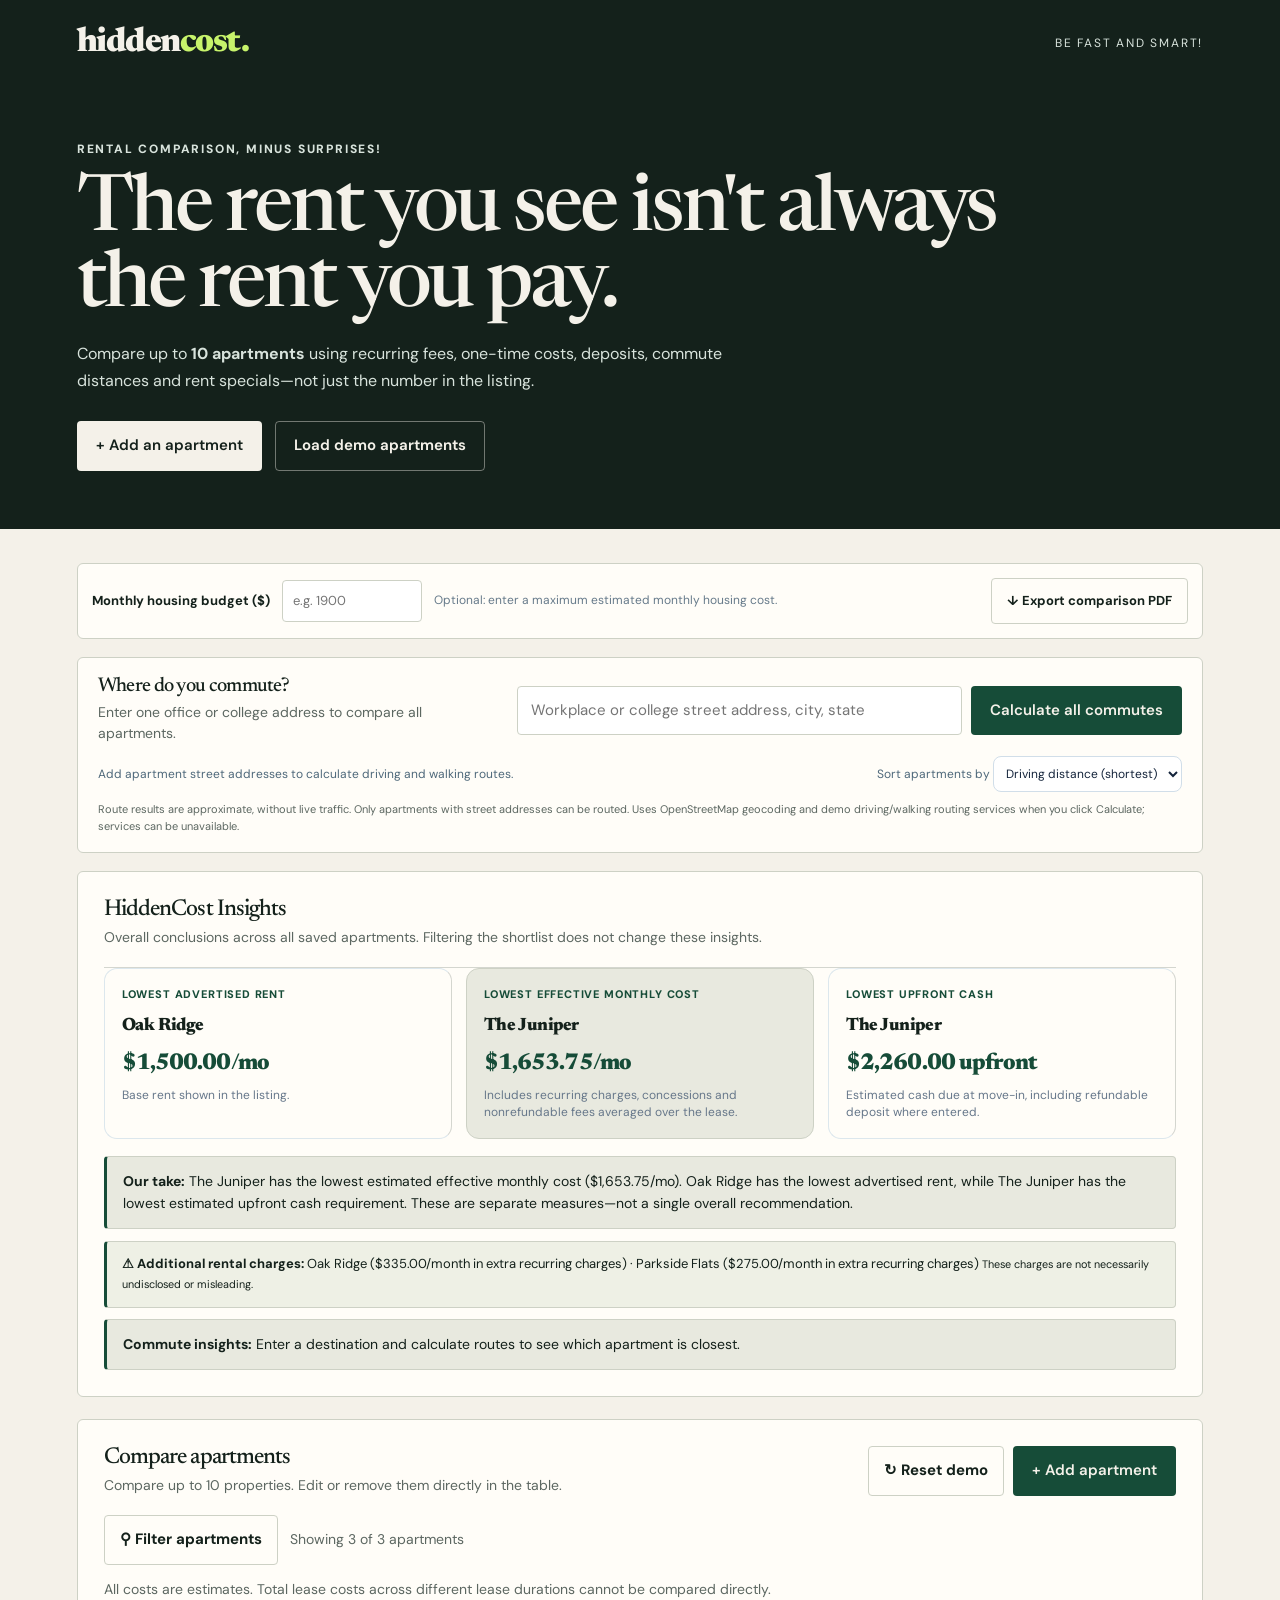
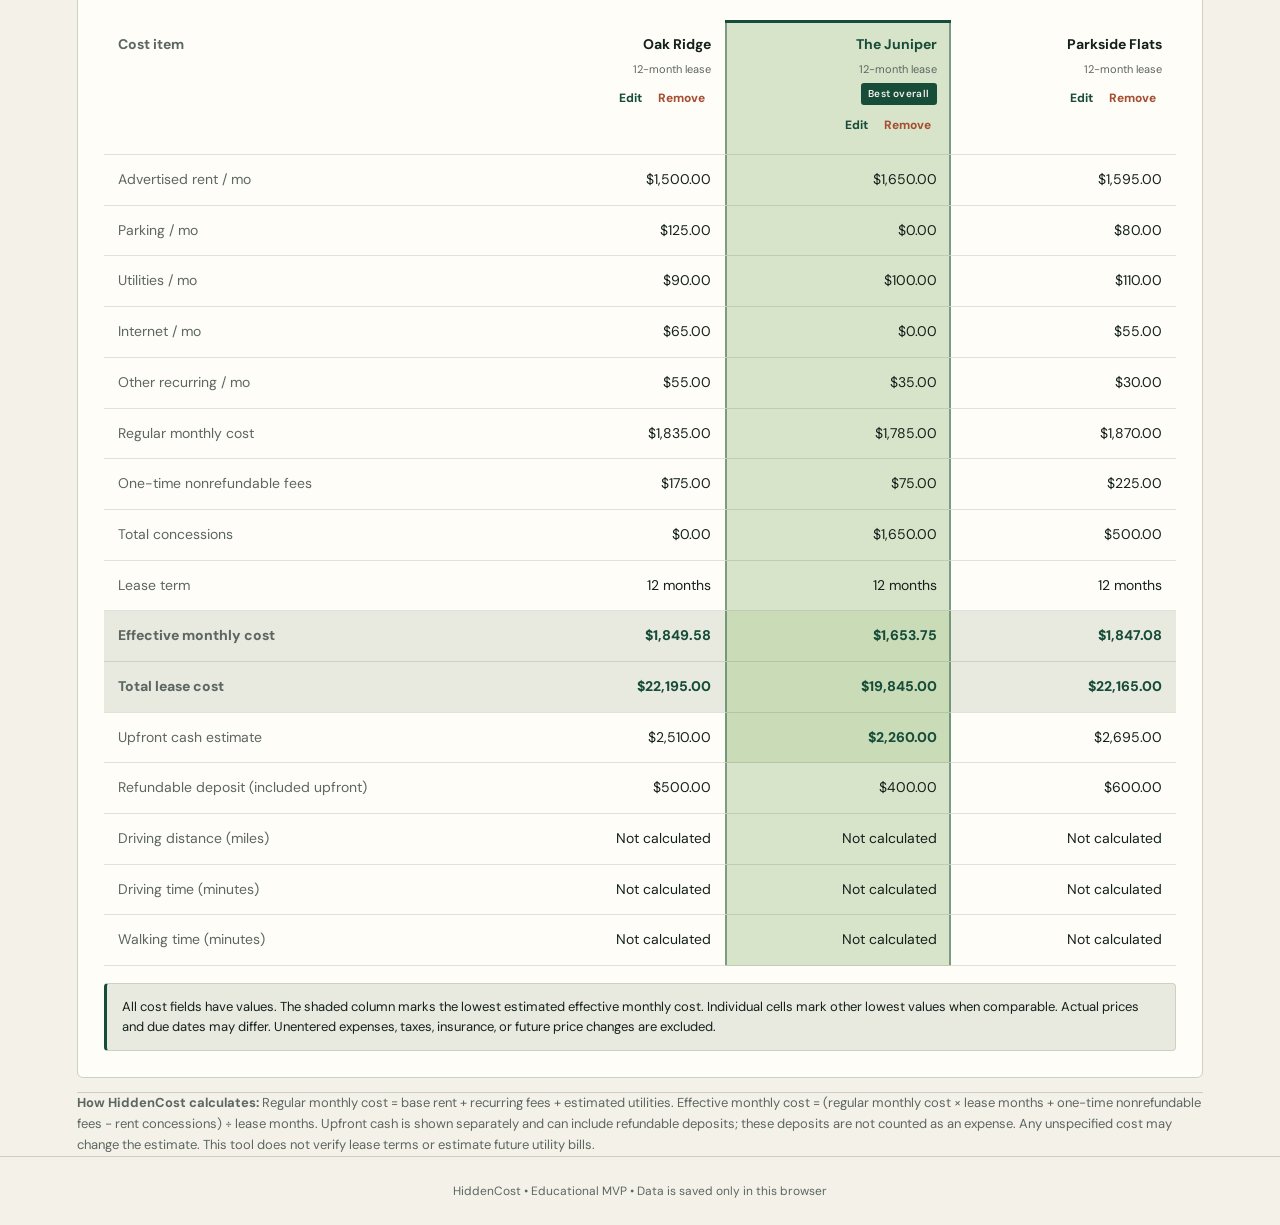
<file: templates/index.html>
<!DOCTYPE html>
<html lang="en"><head><meta charset="UTF-8"/><meta name="viewport" content="width=device-width,initial-scale=1"/><meta name="theme-color" content="#14211b"/><title>HiddenCost — See beyond the rent</title>
<link rel="preconnect" href="https://fonts.googleapis.com"><link rel="preconnect" href="https://fonts.gstatic.com" crossorigin><link href="https://fonts.googleapis.com/css2?family=DM+Sans:wght@400;500;600&family=Newsreader:opsz,wght@6..72,500;6..72,600&display=swap" rel="stylesheet">
<style>
:root{--ink:#14243b;--muted:#65758b;--bg:#f4f7fb;--card:#fff;--line:#e3e9f1;--navy:#101c2e;--teal:#087f79;--aqua:#e3f7f3;--gold:#f1b94c;--red:#b54734;--redbg:#fff0eb;--shadow:0 10px 35px rgba(18,36,58,.075)}*{box-sizing:border-box}body{margin:0;background:var(--bg);color:var(--ink);font-family:Inter,-apple-system,BlinkMacSystemFont,"Segoe UI",sans-serif}button,input,select{font:inherit}button{cursor:pointer}button:focus-visible,input:focus-visible,select:focus-visible{outline:3px solid #7cdbd2;outline-offset:2px}.shell{max-width:1200px;margin:auto;padding:0 24px}.top{background:var(--navy);color:#fff}.nav{display:flex;justify-content:space-between;align-items:center;padding:22px 0}.logo{font-weight:800;letter-spacing:-.06em;font-size:25px}.logo span{color:#65d7c7}.nav-right{font-size:13px;color:#b6c4d3}.hero{padding:42px 0 52px;display:block;max-width:850px}.eyebrow{font-size:12px;font-weight:800;letter-spacing:.16em;color:#75dcca;text-transform:uppercase}.hero h1{font-size:clamp(33px,5vw,58px);line-height:1.09;letter-spacing:-.055em;margin:15px 0}.hero h1 em{color:#79dfcf;font-style:normal}.hero p{color:#c9d4df;max-width:565px;line-height:1.65;margin:0 0 27px}.cta,.primary{background:var(--teal);border:0;color:white;border-radius:10px;padding:13px 19px;font-weight:700}.cta{background:#65d7c7;color:#0d2433}.ghost{background:transparent;border:1px solid #b6c4d3;color:#fff;border-radius:10px;padding:12px 18px;font-weight:650;margin-left:9px}.hero-card{border:1px solid #33475f;padding:24px;background:#1b2e44;border-radius:20px;box-shadow:0 18px 40px #0002}.hero-card .label{color:#aac0d0;font-size:13px}.hero-card .big{font-size:43px;letter-spacing:-.06em;font-weight:800;margin:7px 0}.hero-card .break{color:#79dfcf;font-size:13px;font-weight:650}.hero-card hr{border:0;border-top:1px solid #35495d;margin:21px 0}.minirow{display:flex;justify-content:space-between;font-size:14px;color:#d4e2ea;margin:11px 0}.minirow strong{color:#fff}.content{margin-top:0;position:relative;padding-top:30px;padding-bottom:65px}.toolbar{display:flex;justify-content:space-between;align-items:center;gap:16px;margin:0 0 19px}.toolbar h2{letter-spacing:-.035em;font-size:26px;margin:0}.subtle{color:var(--muted);font-size:14px;margin-top:6px}.actions{display:flex;gap:9px;flex-wrap:wrap}.secondary{background:#fff;border:1px solid #d3dee9;color:var(--ink);border-radius:10px;padding:12px 15px;font-weight:700}.grid{display:grid;grid-template-columns:repeat(3,minmax(0,1fr));gap:17px}.apt{background:var(--card);border:1px solid var(--line);box-shadow:var(--shadow);border-radius:16px;padding:23px;display:flex;flex-direction:column;min-height:355px;position:relative}.apt.winner{border:2px solid #1d9a89;padding:22px}.badge{display:inline-block;font-size:11px;text-transform:uppercase;letter-spacing:.06em;border-radius:99px;padding:6px 9px;background:#e7f6f1;color:#087669;font-weight:800}.apt-head{display:flex;justify-content:space-between;align-items:start;gap:6px}.apt h3{font-size:19px;letter-spacing:-.03em;margin:10px 0 4px;overflow-wrap:anywhere}.meta{font-size:12px;color:var(--muted)}.apt .cost{font-size:34px;font-weight:800;letter-spacing:-.06em;margin:24px 0 2px}.apt .per{font-size:12px;color:var(--muted)}.delta{margin-top:15px;padding:10px 12px;border-radius:9px;background:#f2f6fa;font-size:13px;color:#41546b}.delta strong{color:#17425b}.apt .foot{display:flex;justify-content:space-between;align-items:center;border-top:1px solid var(--line);margin-top:auto;padding-top:16px;gap:8px}.foot .small{font-size:12px;color:var(--muted)}.link{border:0;background:none;color:#087f79;font-weight:750;padding:8px}.danger{color:#a43e39}.empty{border:2px dashed #cbd8e5;border-radius:16px;padding:26px;color:var(--muted);display:flex;flex-direction:column;justify-content:center;align-items:center;text-align:center;min-height:355px}.empty strong{font-size:18px;color:var(--ink);margin-bottom:7px}.panel{background:#fff;border:1px solid var(--line);border-radius:16px;box-shadow:var(--shadow);padding:26px;margin-top:22px}.panel h2{font-size:23px;margin:0 0 6px;letter-spacing:-.04em}.comparison{overflow-x:auto}.compare-table{border-collapse:collapse;width:100%;min-width:600px;font-size:14px;margin-top:20px}.compare-table th{text-align:right;color:var(--ink);padding:14px;border-bottom:1px solid var(--line);min-width:130px}.compare-table th:first-child,.compare-table td:first-child{text-align:left;color:var(--muted)}.compare-table td{text-align:right;padding:14px;border-bottom:1px solid #ebeff5}.compare-table tr.emph{background:#e8f8f4;font-weight:800}.compare-table tr:last-child td{border-bottom:0}.note{border-radius:10px;background:#fff7e8;color:#755320;padding:13px 15px;font-size:13px;margin-top:17px;line-height:1.55}.method{color:var(--muted);line-height:1.6;font-size:13px;margin-top:14px}.footer{text-align:center;color:#77869a;font-size:12px;padding:25px}.overlay{position:fixed;inset:0;background:#0a1827c2;display:none;align-items:center;justify-content:center;padding:18px;z-index:10}.overlay.open{display:flex}.modal{width:min(760px,100%);max-height:94vh;overflow:auto;background:white;border-radius:17px;box-shadow:0 25px 80px #0004}.modal-head{display:flex;justify-content:space-between;align-items:flex-start;padding:23px 25px 16px;border-bottom:1px solid var(--line)}.modal-head h2{margin:0;letter-spacing:-.035em}.modal-head p{font-size:13px;color:var(--muted);margin:6px 0 0}.close{border:0;background:#f0f4f8;border-radius:8px;width:35px;height:35px;font-size:22px}.modal-body{padding:22px 25px}.section-title{font-size:13px;font-weight:800;letter-spacing:.07em;text-transform:uppercase;color:#547086;margin:8px 0 14px}.fields{display:grid;grid-template-columns:repeat(2,minmax(0,1fr));gap:14px}.field label{display:block;font-size:12px;font-weight:750;margin-bottom:6px;color:#394e64}.field input,.field select{width:100%;padding:12px;border:1px solid #d6e0ea;border-radius:9px;background:#fff;color:var(--ink)}.hint{color:#7b8c9d;font-size:11px;margin-top:4px}.line-sep{border:0;border-top:1px solid var(--line);margin:22px 0}.checkline{display:flex;align-items:center;gap:10px;font-size:13px;color:#48586c;margin:14px 0}.checkline input{width:17px;height:17px;accent-color:#08867d}.modal-actions{display:flex;justify-content:flex-end;gap:9px;padding:16px 25px;border-top:1px solid var(--line);position:sticky;bottom:0;background:white}.toast{position:fixed;bottom:22px;right:22px;z-index:20;background:#14243b;color:#fff;padding:13px 17px;border-radius:10px;box-shadow:var(--shadow);display:none;font-size:13px}.chart{display:flex;align-items:flex-end;gap:16px;height:160px;margin-top:24px;border-bottom:1px solid #e1e8f0;padding:0 12px}.barwrap{flex:1;display:flex;gap:6px;align-items:flex-end;justify-content:center;height:100%;position:relative}.bar{width:32px;border-radius:5px 5px 0 0;background:#aabaca;min-height:2px}.bar.real{background:#159487}.barlabel{font-size:11px;color:var(--muted);text-align:center;margin:9px 0 0;flex:1;overflow-wrap:anywhere}.legend{display:flex;gap:18px;margin-top:17px;color:var(--muted);font-size:12px}.dot{display:inline-block;width:10px;height:10px;border-radius:3px;background:#aabaca;margin-right:5px}.dot.real{background:#159487}.desc{font-size:12px;color:var(--muted);line-height:1.5;margin-top:10px}@media(max-width:800px){.hero{grid-template-columns:1fr;padding:25px 0 53px}.hero-card{display:none}.grid{grid-template-columns:1fr}.apt,.empty{min-height:300px}.toolbar{align-items:flex-start;flex-direction:column}.nav-right{display:none}}@media(max-width:500px){.shell{padding:0 15px}.fields{grid-template-columns:1fr}.modal-head,.modal-body{padding-left:16px;padding-right:16px}.modal-actions{padding:14px 16px}.hero h1{font-size:37px}.ghost{margin-left:0;margin-top:9px}.actions{width:100%}.actions button{flex:1}.apt{min-height:280px}}

/* Listing extraction: local, explainable and editable */
.analyzer{background:#f0f8f8;border:1px solid #c5e8e3;border-radius:12px;padding:17px;margin-bottom:22px}
.analyzer h3{font-size:16px;margin:0 0 5px;letter-spacing:-.02em}
.analyzer p{font-size:12px;line-height:1.55;color:#4e6875;margin:0 0 12px}
.analyzer textarea{width:100%;min-height:115px;resize:vertical;background:#fff;border:1px solid #bcd5d5;border-radius:9px;padding:12px;font:inherit;font-size:13px;line-height:1.5;color:var(--ink)}
.analyzer textarea:focus-visible{outline:3px solid #7cdbd2}
.analyzer .an-actions{display:flex;align-items:center;gap:12px;flex-wrap:wrap;margin-top:10px}
.analyzer .an-small{font-size:11px;color:#527175}
.an-result{margin-top:13px;font-size:12px;line-height:1.6}
.an-result[hidden]{display:none}
.an-result ul{padding-left:19px;margin:7px 0}
.an-result li{margin:4px 0}
.an-result .warn{background:#fff8e9;color:#795a29;padding:9px;border-radius:7px}
.an-result .ok{color:#08796f}

/* Decision-first comparison replaces the tall chart. */
.insight-grid{display:grid;grid-template-columns:repeat(3,minmax(0,1fr));gap:14px;margin-top:18px}
.insight-card{border:1px solid #dce7ed;background:#f8fbfc;border-radius:13px;padding:17px;min-width:0}
.insight-card.featured{background:#e9f8f4;border-color:#8ed1c4}
.insight-kicker{color:#517083;text-transform:uppercase;letter-spacing:.075em;font-weight:800;font-size:11px}
.insight-name{font-size:18px;font-weight:800;letter-spacing:-.025em;margin:10px 0 5px;overflow-wrap:anywhere}
.insight-value{font-size:23px;font-weight:800;color:#087f79;letter-spacing:-.04em}
.insight-context{font-size:12px;color:#66778a;margin-top:6px;line-height:1.4}
.takeaway{border-left:4px solid #0c9384;padding:13px 16px;margin-top:17px;background:#f0f9f7;border-radius:0 10px 10px 0;font-size:14px;line-height:1.6}
.fee-insight{padding:12px 15px;border-radius:10px;background:#fff7e8;color:#755320;margin-top:12px;font-size:13px;line-height:1.6}
.compare-table td.best-cell{background:#dff6ed;color:#086f60;font-weight:800;box-shadow:inset 0 0 0 1px #b6e5d4}
@media(max-width:800px){.insight-grid{grid-template-columns:1fr}}

/* Compact shortlist: decision insights are now the first content, and no tall apartment cards. */
.shortlist-panel .toolbar{margin-bottom:15px}
.compact-list{display:grid;grid-template-columns:repeat(2,minmax(0,1fr));gap:10px}
.compact-apt{display:flex;align-items:center;gap:10px;flex-wrap:wrap;background:#f9fbfe;border:1px solid #e2e9f1;border-radius:12px;padding:13px 15px;min-height:88px}
.compact-main{flex:1 1 150px;min-width:0}
.compact-apt-name{font-size:15px;font-weight:800;overflow-wrap:anywhere}
.compact-apt-meta{font-size:11px;color:#65758b;margin-top:5px}
.compact-prices{display:flex;flex-direction:column;align-items:flex-end;flex:0 0 auto}
.compact-prices strong{font-size:18px;letter-spacing:-.04em}
.compact-prices span{color:#65758b;font-size:10px}
.compact-tools{display:flex;gap:6px;align-items:center;justify-content:flex-end;flex:1 1 100%;border-top:1px solid #e7edf3;padding-top:7px}
.compact-tools .link{padding:3px 6px;font-size:12px}
.complete-label,.incomplete-label{margin-right:auto;font-size:11px;color:#267f70}
.incomplete-label{color:#b16a25}
.compact-add{border:1px dashed #a9c7d3;background:#f7fbfe;color:#146b73;border-radius:12px;min-height:88px;font-weight:800;font-size:14px}
.compact-add span{font-size:11px;color:#65808d;font-weight:500}
.compact-add:hover{background:#e8f7f4}
@media(max-width:800px){.compact-list{grid-template-columns:1fr}}

/* Decision tools */
.decision-tools{display:grid;grid-template-columns:1.2fr 1fr;gap:16px}
.toolbox{background:#f7fafc;border:1px solid #e1e9ef;border-radius:13px;padding:19px;min-width:0}
.toolbox h3{font-size:17px;margin:0 0 6px;letter-spacing:-.02em}
.toolbox p{margin:0 0 14px;font-size:12px;color:#62778b;line-height:1.55}
.tool-fields{display:grid;grid-template-columns:repeat(2,minmax(0,1fr));gap:11px}
.tool-field label{display:block;font-size:12px;font-weight:750;color:#395369;margin-bottom:5px}
.tool-field input,.tool-field select{width:100%;border-radius:9px;border:1px solid #ccdae6;background:white;padding:10px 11px;color:#14243b;min-width:0}
.tool-field.wide{grid-column:1/-1}
.tool-row{display:flex;align-items:center;gap:10px;flex-wrap:wrap;margin-top:12px}
.tool-result{margin-top:15px;background:#eaf7f4;border-radius:10px;padding:12px 14px;font-size:13px;line-height:1.65}
.tool-result.warning{background:#fff7e8;color:#785325}
.tool-result strong{color:#08796c}
.tool-note{color:#62778b;font-size:11px;line-height:1.45;margin-top:10px}
.tool-pill{display:inline-block;padding:4px 7px;background:#e6f5f1;color:#087c70;border-radius:7px;font-weight:750;font-size:11px}
.afford-table{margin-top:12px;display:grid;gap:8px}
.afford-row{border:1px solid #dbe8ed;border-radius:9px;padding:10px;background:#fff;display:flex;align-items:center;justify-content:space-between;gap:12px}
.afford-row .info{min-width:0;font-size:13px}.afford-row .info strong{display:block;overflow-wrap:anywhere}.afford-row .info span{font-size:11px;color:#64768a}
.afford-status{font-size:12px;font-weight:800;text-align:right;white-space:nowrap}.afford-status.over{color:#b54734}.afford-status.under{color:#087f79}
.export-actions{display:flex;gap:10px;flex-wrap:wrap;margin:14px 0 0}
.highlight-warning{padding:12px 14px;background:#fff7e8;border-radius:9px;color:#805c26;font-size:12px;line-height:1.65;margin-top:13px}
@media(max-width:850px){.decision-tools{grid-template-columns:1fr}}
@media(max-width:480px){.tool-fields{grid-template-columns:1fr}.tool-field.wide{grid-column:auto}}
@media print {
 body{background:white!important;color:#14243b!important;font-size:11pt}
 header,.shortlist-panel,#insightsPanel,#feeDetectionPanel,#comparisonPanel,.footer,.overlay,.toast,.method{display:none!important}
 #printReport{display:block!important;position:static!important;background:white!important;padding:0!important}
 #printReport h1{font-size:23pt;color:#14243b;margin:0 0 8px}
 #printReport h2{font-size:14pt;margin:23px 0 10px}
 #printReport p{font-size:10pt;line-height:1.45}
 #printReport table{width:100%;border-collapse:collapse;font-size:9pt}
 #printReport th,#printReport td{padding:8px;text-align:right;border:1px solid #c9d7df}
 #printReport th:first-child,#printReport td:first-child{text-align:left}
 #printReport .report-notes{font-size:9pt;color:#444;white-space:pre-wrap}
 @page{size:landscape;margin:13mm}
}
#printReport{display:none}
.budgetbar{background:#fff;border:1px solid #dce8ef;border-radius:14px;padding:14px;display:flex;align-items:center;gap:12px;flex-wrap:wrap;margin-bottom:18px;font-size:13px}.budgetbar input{padding:10px;width:140px;border:1px solid #cadae5;border-radius:8px}.budgetbar span{flex:1 1 180px;font-size:12px;color:#667a8a}.commute-form{display:grid;grid-template-columns:1.5fr 1fr auto;align-items:end;gap:12px;margin:17px 0}.commute-form input,.commute-form select{width:100%;border:1px solid #cadae5;border-radius:8px;padding:12px;min-width:0}.commute-map{height:310px;border:1px solid #dce8ee;border-radius:11px;overflow:hidden;background:#e9f1f6}.commute-status{background:#eef5f9;border-radius:8px;margin:10px 0;padding:12px;font-size:13px;color:#48657a}.commute-ranking{margin-top:12px;line-height:1.65;font-size:13px}.within-budget{border-left:4px solid #148e80}.over-budget{border-left:4px solid #ba5e49}@media(max-width:800px){.commute-form{grid-template-columns:1fr}.commute-map{height:240px}}

.commute-inline{background:#fff;border:1px solid #dce8ef;border-radius:14px;padding:18px 20px;margin-bottom:18px}
.commute-inline-top{display:grid;grid-template-columns:.75fr 1.25fr;gap:20px;align-items:center}
.commute-inline h2{font-size:20px;letter-spacing:-.035em;margin:0 0 5px}
.commute-controls{display:flex;gap:9px;min-width:0}
.commute-controls input{border:1px solid #cbdce7;border-radius:9px;padding:11px 13px;flex:1;min-width:0}
.commute-inline-bottom{display:flex;align-items:center;justify-content:space-between;gap:12px;margin-top:11px;font-size:12px;color:#4e687a;flex-wrap:wrap}
.commute-inline-bottom label{white-space:nowrap}
.commute-inline-bottom select{font:inherit;border:1px solid #d1dee9;border-radius:8px;background:#fff;padding:8px;color:#14243b}
.commute-fineprint{font-size:11px;color:#758699;line-height:1.5;margin-top:9px}
.sr-only{position:absolute;width:1px;height:1px;padding:0;margin:-1px;overflow:hidden;clip:rect(0,0,0,0);white-space:nowrap;border:0}
.compare-table td.commute-best{background:#e3f6ee;color:#087f79;font-weight:800}
@media(max-width:800px){.commute-inline-top{grid-template-columns:1fr}.commute-controls{flex-wrap:wrap}.commute-controls input{flex-basis:100%}.commute-inline-bottom label{white-space:normal}}

.filter-toolbar{display:flex;gap:12px;align-items:center;flex-wrap:wrap;margin:0 0 14px}
.filter-toolbar .subtle{margin:0}
.filter-panel[hidden],#clearFilters[hidden]{display:none!important}
.filter-panel{background:#f6fafc;border:1px solid #d8e5ec;border-radius:12px;padding:15px;display:flex;align-items:center;gap:12px;flex-wrap:wrap;margin-bottom:15px}
.filter-choice{display:flex;align-items:center;gap:7px;font-size:13px;min-height:40px;font-weight:600}
.filter-choice input{width:17px;height:17px;accent-color:#087f79}
.filter-help{flex:1 0 100%;font-size:11px;color:#687f90;line-height:1.6;margin:0}
.filter-no-match{padding:20px;border-radius:12px;border:1px dashed #c7d6e1;color:#62768b;font-size:13px;text-align:center;grid-column:1/-1}
@media(max-width:650px){.filter-panel{display:grid;grid-template-columns:1fr 1fr}.filter-choice{grid-column:1/-1}.filter-help{grid-column:1/-1}}
.compact-apt[hidden],.compare-table th[hidden],.compare-table td[hidden]{display:none!important}

#cards[hidden],#feeDetection[hidden]{display:none!important}
.apt-table-head{display:flex;flex-direction:column;align-items:flex-end;gap:5px;min-width:130px}
.apt-table-head strong{font-size:14px;overflow-wrap:anywhere}
.apt-table-head span{font-size:11px;color:var(--muted);font-weight:400}
.apt-table-actions{display:flex;gap:4px}
.apt-table-actions button{font-size:12px;padding:6px}
.compare-table th{vertical-align:top}
@media(max-width:800px){.hero{max-width:100%;padding:27px 0 37px}}
.compare-table th.budget-head-over{background:#fff0eb;box-shadow:inset 0 3px #b54734}
.compare-table th.budget-head-ok{background:#f0faf5;box-shadow:inset 0 3px #087f79}
.budget-table-label{font-size:11px;font-weight:800;color:#8d4538;line-height:1.3;max-width:155px;text-align:right}
.budget-head-ok .budget-table-label{color:#087f79}
</style><link rel="stylesheet" href="/static/theme.css"></head><body>
<header class="top"><div class="shell"><nav class="nav"><div class="logo">hidden<span>cost.</span></div><div class="nav-right">Be Fast AND Smart!</div></nav><div class="hero"><div><div class="eyebrow">Rental Comparison, Minus Surprises!</div><h1>The rent you see isn't always <em>the rent you pay.</em></h1><p>Compare up to <strong>10 apartments</strong> using recurring fees, one-time costs, deposits, commute distances and rent specials—not just the number in the listing.</p><button class="cta" id="heroAdd">+ Add an apartment</button> <button class="ghost" id="heroDemo">Load demo apartments</button></div></div></div></header>
<main class="shell content"><div class="budgetbar"><label for="monthlyBudget"><strong>Monthly housing budget ($)</strong></label><input id="monthlyBudget" type="number" min="1" placeholder="e.g. 1900" inputmode="decimal"><span id="budgetSummary">Optional — over-budget apartments remain visible, flagged unless filtered out.</span><button id="exportReport" class="secondary" type="button">↓ Export comparison PDF</button></div>
<section class="commute-inline" aria-labelledby="commuteHeading"><div class="commute-inline-top"><div><h2 id="commuteHeading">Where do you commute?</h2><div class="subtle">Enter one office or college address to compare all apartments.</div></div><div class="commute-controls"><label for="destination" class="sr-only">Workplace or college street address</label><input id="destination" maxlength="200" placeholder="Workplace or college street address, city, state" autocomplete="street-address"/><button type="button" class="primary" id="calculateCommute">Calculate all commutes</button></div></div><div class="commute-inline-bottom"><div id="commuteStatus" role="status">Add apartment street addresses to calculate driving and walking routes.</div><label for="commuteSort">Sort apartments by <select id="commuteSort"><option value="driveDistance">Driving distance (shortest)</option><option value="driveTime">Driving time (fastest)</option><option value="walkTime">Walking time (fastest)</option><option value="cost">Effective rent (lowest)</option></select></label></div><div class="commute-fineprint">Route results are approximate, without live traffic. Only apartments with street addresses can be routed. Uses OpenStreetMap geocoding and demo driving/walking routing services when you click Calculate; services can be unavailable.</div></section>
<section class="panel" id="insightsPanel" style="margin-top:0"><h2>HiddenCost Insights</h2><div class="subtle">Overall conclusions across all saved apartments. Filtering the shortlist does not change these insights.</div><div id="insights"></div><div id="takeaway" class="takeaway"></div><div id="feeInsight" class="fee-insight"></div><div id="commuteInsight" class="takeaway" aria-live="polite" style="margin-top:11px"></div></section>
<div id="feeDetection" hidden aria-hidden="true"></div>
<!-- Internal compatibility controls for the original calculation engine. No what-if/affordability panels are shown. -->
<div hidden aria-hidden="true"><select id="scenarioApartment"></select><input id="whatParking"><input id="whatUtilities"><input id="whatInternet"><input id="whatFees"><input id="whatOnce"><input id="whatConcession"><button id="resetWhatIf" type="button"></button><span id="scenarioCount"></span><div id="scenarioResult"></div><div id="affordResult"></div></div>
<section class="panel" id="comparisonPanel"><div class="toolbar"><div><h2>Compare apartments</h2><div class="subtle">Compare up to 10 properties. Edit or remove them directly in the table.</div></div><div class="actions"><button class="secondary" id="resetDemo">↻ Reset demo</button><button class="primary" id="addBtn">+ Add apartment</button></div></div><div class="filter-toolbar"><button id="filterToggle" type="button" class="secondary" aria-expanded="false" aria-controls="filterPanel">⚲ Filter apartments</button><span id="filterCount" class="subtle">Showing all apartments</span><button id="clearFilters" type="button" class="link" hidden>Clear filters</button></div><div id="filterPanel" class="filter-panel" hidden><label class="filter-choice"><input type="checkbox" id="filterBudget"> Within my monthly budget</label><label class="filter-choice"><input type="checkbox" id="filterComplete"> All rental costs entered</label><label class="filter-choice"><input type="checkbox" id="filterCommute"> Driving commute calculated</label><button id="applyFilters" type="button" class="primary">Apply filters</button><button id="resetFilters" type="button" class="secondary">Reset</button><p class="filter-help">Filters change only which apartments are shown in the shortlist and detailed comparison. Saved apartments and the overall insights remain unchanged. Set a budget or calculate commutes before using those filters.</p></div><div id="cards" hidden aria-hidden="true"></div><div class="subtle">All costs are estimates. Total lease costs across different lease durations cannot be compared directly.</div><div id="comparison" class="comparison"></div><div id="compareNote" class="note"></div></section><div class="method"><b>How HiddenCost calculates:</b> Regular monthly cost = base rent + recurring fees + estimated utilities. Effective monthly cost = (regular monthly cost × lease months + one-time nonrefundable fees − rent concessions) ÷ lease months. Upfront cash is shown separately and can include refundable deposits; these deposits are not counted as an expense. Any unspecified cost may change the estimate. This tool does not verify lease terms or estimate future utility bills.</div></main><div id="printReport" aria-hidden="true"></div><footer class="footer">HiddenCost • Educational MVP • Data is saved only in this browser</footer>
<div id="overlay" class="overlay" role="presentation"><div class="modal" role="dialog" aria-modal="true" aria-labelledby="modalTitle"><div class="modal-head"><div><h2 id="modalTitle">Add apartment</h2><p>Enter known costs. Leave unknown amounts blank to flag them.</p></div><button class="close" id="closeModal" aria-label="Close">×</button></div><form id="aptForm"><div class="modal-body">
<section class="analyzer" aria-labelledby="analyzerTitle">
<h3 id="analyzerTitle">✦ Smart Listing Analyzer <span style="font-size:11px;font-weight:500;color:#57788a">(no AI account needed)</span></h3>
<p>Paste an apartment advertisement to find common rents, fees and concessions. This is a <strong>rule-based text extractor</strong>, not AI; it works best with clearly labeled amounts. Always check results against the listing or lease.</p>
<label for="listingText" style="display:block;font-weight:700;font-size:12px;margin-bottom:6px">Apartment listing description</label>
<textarea id="listingText" placeholder="Example: 1-bedroom apartment available for $1,650/month. Parking $100/month, trash $25/month, amenity fee $40/month, $75 application fee. One month free on a 12-month lease."></textarea>
<div class="an-actions"><button type="button" class="secondary" id="analyzeBtn">Analyze listing</button><button type="button" class="link" id="exampleListingBtn">Try an example</button><span class="an-small">Text stays in your browser.</span></div>
<div class="an-result" id="analyzerResult" role="status" aria-live="polite" hidden></div>
</section><div class="section-title">Apartment details</div><div class="fields"><div class="field"><label for="name">Apartment name *</label><input id="name" maxlength="65" required placeholder="e.g., Oak Ridge Apartments"/></div><div class="field"><label for="address">Apartment street address (optional)</label><input id="address" maxlength="180" placeholder="Street, city, state, ZIP"><div class="hint">Used for commute map; not needed for rent comparisons.</div></div><div class="field"><label for="months">Lease duration (months) *</label><input type="number" id="months" min="1" max="60" step="1" value="12" required/></div><div class="field"><label for="rent">Advertised base rent ($/month) *</label><input type="number" id="rent" min="0" step="0.01" required placeholder="1600"/></div><div class="field"><label for="parking">Parking ($/month)</label><input type="number" id="parking" min="0" step="0.01" placeholder="Unknown"/></div><div class="field"><label for="utilities">Estimated utilities ($/month)</label><input type="number" id="utilities" min="0" step="0.01" placeholder="Unknown"/><div class="hint">Electric, gas, water, etc. Use your own estimate.</div></div><div class="field"><label for="internet">Internet ($/month)</label><input type="number" id="internet" min="0" step="0.01" placeholder="Unknown"/></div><div class="field"><label for="fees">Other recurring fees ($/month)</label><input type="number" id="fees" min="0" step="0.01" placeholder="Unknown"/><div class="hint">Trash, amenities, pest control, etc.</div></div><div class="field"><label for="once">One-time nonrefundable fees ($)</label><input type="number" id="once" min="0" step="0.01" placeholder="Unknown"/><div class="hint">Application, admin and other fees.</div></div><div class="field"><label for="deposit">Refundable security deposit ($)</label><input type="number" id="deposit" min="0" step="0.01" placeholder="Unknown"/><div class="hint">Cash needed upfront, not a lease expense.</div></div><div class="field"><label for="concession">Total rent concessions ($)</label><input type="number" id="concession" min="0" step="0.01" placeholder="0"/><div class="hint">Example: one month of $1,600 rent free → enter 1600.</div></div></div><hr class="line-sep"/><div class="section-title">Upfront estimate</div><label class="checkline"><input type="checkbox" id="firstMonth" checked/> Include one regular month's cost in upfront cash estimate</label><div class="desc">Upfront cash = nonrefundable one-time fees + refundable deposit + optional first month's regular cost. Actual payment timing may vary; concessions are applied only to the lease-cost estimate.</div></div><div class="modal-actions"><button type="button" class="secondary" id="cancelBtn">Cancel</button><button type="submit" class="primary">Save apartment</button></div></form></div></div><div id="replaceOverlay" class="overlay" role="presentation"><div class="modal" role="dialog" aria-modal="true" aria-labelledby="replaceTitle" style="width:min(520px,100%)"><div class="modal-head"><div><h2 id="replaceTitle">Your shortlist has 10 apartments</h2><p>Choose an apartment to replace with a new one, or cancel. The selected apartment will be removed only after confirmation.</p></div><button type="button" class="close" id="closeReplace" aria-label="Close">×</button></div><div class="modal-body" id="replaceOptions"></div><div class="modal-actions"><button type="button" class="secondary" id="cancelReplace">Keep all apartments</button></div></div></div><div id="toast" class="toast" role="status"></div>
<script>
(()=>{'use strict';const KEY='hiddencost-v1';const ids=['name','address','months','rent','parking','utilities','internet','fees','once','deposit','concession'];let entries=[];let editing=null;const $=id=>document.getElementById(id);const money=n=>new Intl.NumberFormat('en-US',{style:'currency',currency:'USD',maximumFractionDigits:2}).format(n);const safe=s=>String(s).replace(/[&<>"']/g,c=>({'&':'&amp;','<':'&lt;','>':'&gt;','"':'&quot;',"'":'&#39;'}[c]));const demo=[{id:'demo-a',name:'Oak Ridge',months:12,rent:1500,parking:125,utilities:90,internet:65,fees:55,once:175,deposit:500,concession:0,firstMonth:true},{id:'demo-b',name:'The Juniper',months:12,rent:1650,parking:0,utilities:100,internet:0,fees:35,once:75,deposit:400,concession:1650,firstMonth:true},{id:'demo-c',name:'Parkside Flats',months:12,rent:1595,parking:80,utilities:110,internet:55,fees:30,once:225,deposit:600,concession:500,firstMonth:true}];
function read(){try{const x=JSON.parse(localStorage.getItem(KEY));if(Array.isArray(x))return x.filter(v=>v&&typeof v.name==='string').slice(0,10)}catch{}return null}function persist(){try{localStorage.setItem(KEY,JSON.stringify(entries))}catch{toast('Browser storage unavailable. Changes may not persist.')}}function val(x){return x===''||x===null||x===undefined?null:Number(x)}function num(x){return Number.isFinite(Number(x))&&x!==null?Number(x):0}function calc(a){let recurring=num(a.rent)+num(a.parking)+num(a.utilities)+num(a.internet)+num(a.fees),one=num(a.once),con=num(a.concession),months=num(a.months);let total=Math.max(0,recurring*months+one-con);let missing=['parking','utilities','internet','fees','once','deposit'].filter(k=>a[k]===null||a[k]===undefined);return{recurring,total,effective:total/months,upfront:one+num(a.deposit)+(a.firstMonth?recurring:0),missing,extras:recurring-num(a.rent)}}
const scenarioOverrides={};
let activeScenario=null;
let budgetAmount=null;
const scenarioFields={whatParking:'parking',whatUtilities:'utilities',whatInternet:'internet',whatFees:'fees',whatOnce:'once',whatConcession:'concession'};
function scenarioCalc(a){
 const overrides=scenarioOverrides[a.id];
 return overrides?calc(Object.assign({},a,overrides)):calc(a);
}
function displayOriginal(a){return calc(a).effective;}
function renderScenarioControls(){
 const select=$('scenarioApartment');
 const old=activeScenario;
 if(!entries.some(x=>x.id===activeScenario))activeScenario=entries[0]?.id||null;
 select.innerHTML=entries.length?entries.map(a=>'<option value="'+safe(a.id)+'">'+safe(a.name)+'</option>').join(''):'<option value="">No apartments saved</option>';
 select.disabled=!entries.length;
 select.value=activeScenario||'';
 populateScenario();
}
function populateScenario(){
 const a=entries.find(x=>x.id===activeScenario);
 const overrides=a?scenarioOverrides[a.id]||{}:{};
 for(const [element,key] of Object.entries(scenarioFields)){
   const el=$(element), value=a?(Object.prototype.hasOwnProperty.call(overrides,key)?overrides[key]:a[key]):null;
   el.value=value===null||value===undefined?'':String(value);
   el.disabled=!a;
 }
 $('resetWhatIf').disabled=Object.keys(scenarioOverrides).length===0;
}
function handleScenarioChange(e){
 const a=entries.find(x=>x.id===activeScenario);
 if(!a)return;
 const key=scenarioFields[e.target.id];if(!key)return;
 const raw=e.target.value.trim();
 if(raw!==''&&(!Number.isFinite(Number(raw))||Number(raw)<0||Number(raw)>10000000)){
   e.target.setCustomValidity('Enter a nonnegative cost below $10,000,000.');
   e.target.reportValidity();return;
 }
 e.target.setCustomValidity('');
 const amount=raw===''?null:Number(raw);
 const baseline=a[key]===undefined?null:a[key];
 if(amount===baseline){
   if(scenarioOverrides[a.id])delete scenarioOverrides[a.id][key];
 }else{
   if(!scenarioOverrides[a.id])scenarioOverrides[a.id]={};
   scenarioOverrides[a.id][key]=amount;
 }
 if(scenarioOverrides[a.id]&&Object.keys(scenarioOverrides[a.id]).length===0)delete scenarioOverrides[a.id];
 updateDecisionResults();
}
function updateDecisionResults(){
 renderInsights();renderCompare();renderCardsOnly();renderAffordability();renderFeeDetection();
 const a=entries.find(x=>x.id===activeScenario);
 const changed=Object.keys(scenarioOverrides).length;
 $('scenarioCount').textContent=changed?changed+' apartment'+(changed===1?'':'s')+' adjusted':'Original estimates';
 $('resetWhatIf').disabled=changed===0;
 if(!a){$('scenarioResult').textContent='Add an apartment to compare different cost scenarios.';return}
 const old=calc(a), now=scenarioCalc(a), delta=now.effective-old.effective;
 const missing=now.missing.length?' ('+now.missing.length+' cost fields still unknown)':'';
 $('scenarioResult').innerHTML='<strong>'+safe(a.name)+'</strong>: '+money(now.effective)+'/mo effective estimate. '+(Math.abs(delta)<.005?'No change from saved details.':(delta>0?'Up ':'Down ')+money(Math.abs(delta))+'/mo versus the saved estimate.')+'<span style="color:#697b8c">'+missing+'</span>';
}
function renderCardsOnly(){
 const cards=$('cards');
 cards.innerHTML=entries.map(a=>{
  const c=scenarioCalc(a), changed=!!scenarioOverrides[a.id];
  return '<article class="compact-apt"><div class="compact-main"><div class="compact-apt-name">'+safe(a.name)+(changed?' <span class="tool-pill">What-if</span>':'')+'</div><div class="compact-apt-meta">'+a.months+'-month lease · Advertised '+money(num(a.rent))+'/mo</div></div><div class="compact-prices"><strong>'+money(c.effective)+'</strong><span>estimated effective / mo</span></div><div class="compact-tools"><span class="'+(c.missing.length?'incomplete-label':'complete-label')+'">'+(c.missing.length?'⚠ '+c.missing.length+' unknown fields':'✓ Fees entered')+'</span><button class="link" data-act="edit" data-id="'+safe(a.id)+'">Edit</button><button class="link danger" data-act="delete" data-id="'+safe(a.id)+'">Remove</button></div></article>';
 }).join('');
 if(entries.length<10)cards.innerHTML+='<button type="button" class="compact-add" data-act="add">＋ Add another apartment <span>('+entries.length+'/10 saved)</span></button>';
 if(!entries.length)cards.innerHTML='<div class="empty" style="grid-column:1/-1;min-height:150px"><strong>Your shortlist is empty</strong><span>Load demo apartments or add your first listing.</span><button class="primary" style="margin-top:12px" data-act="add">Add an apartment</button></div>';
}
function renderAffordability(){
 const root=$('affordResult');
 const raw=$('monthlyBudget').value.trim();
 if(raw===''){budgetAmount=null;root.className='tool-result';root.textContent='Enter a budget to see which apartments fit.';return}
 const amount=Number(raw);
 if(!Number.isFinite(amount)||amount<=0||amount>100000000){root.className='tool-result warning';root.textContent='Enter a valid positive monthly budget.';return}
 budgetAmount=amount;
 if(!entries.length){root.textContent='Add an apartment to check affordability.';return}
 root.className='tool-result';
 const within=entries.filter(a=>scenarioCalc(a).effective<=amount).length;
 root.innerHTML='<strong>'+within+' of '+entries.length+' apartment'+(entries.length===1?'':'s')+'</strong> have an estimated monthly cost within '+money(amount)+'.<div class="afford-table">'+entries.map(a=>{
   const c=scenarioCalc(a),left=amount-c.effective,within=left>=-0.005;
   return '<div class="afford-row"><div class="info"><strong>'+safe(a.name)+'</strong><span>'+money(c.effective)+'/mo'+(c.missing.length?' · '+c.missing.length+' unknown fields':'')+'</span></div><div class="afford-status '+(within?'under':'over')+'">'+(within?money(Math.max(0,left))+' remaining':money(Math.abs(left))+' over')+(c.missing.length?'*':'')+'</div></div>';
 }).join('')+'</div>'+(entries.some(a=>scenarioCalc(a).missing.length)?'<div class="tool-note">*Provisional: missing expenses are excluded, not assumed free.</div>':'');
}
function renderFeeDetection(){
 const root=$('feeDetection');
 if(!entries.length){root.textContent='Hidden fee warnings will appear when you add apartments.';return}
 const details=[];
 for(const a of entries){
  const c=scenarioCalc(a);
  const unknown=c.missing.filter(x=>x!=='deposit');
  const share=num(a.rent)>0?c.extras/num(a.rent):null;
  if(unknown.length)details.push('<strong>'+safe(a.name)+'</strong>: '+unknown.length+' unconfirmed fee categor'+(unknown.length===1?'y':'ies')+' ('+unknown.map(k=>({parking:'parking',utilities:'utilities',internet:'internet',fees:'other monthly fees'}[k])).join(', ')+').');
  if(share!==null&&share>=.10)details.push('<strong>'+safe(a.name)+'</strong>: entered recurring add-ons equal '+Math.round(share*100)+'% of advertised rent ('+money(c.extras)+'/mo).');
  if(c.missing.includes('deposit'))details.push('<strong>'+safe(a.name)+'</strong>: refundable deposit not yet confirmed.');
 }
 root.innerHTML='<strong>Hidden fee detection:</strong> '+(details.length?details.join('<br>'):'No missing cost categories or elevated recurring add-ons detected from the values entered.')+'<br><span style="font-size:11px">A warning indicates incomplete information or a high fee ratio—not a verified deceptive listing.</span>';
}
function exportComparison(){
 if(!entries.length){toast('Add an apartment before exporting.');return}
 const heading=['Cost item',...entries.map(a=>a.name)];
 const rows=[
 ['Advertised rent / mo',a=>money(num(a.rent))],
 ['Parking / mo',a=>fieldText(a,'parking')],
 ['Utilities / mo',a=>fieldText(a,'utilities')],
 ['Internet / mo',a=>fieldText(a,'internet')],
 ['Other recurring fees / mo',a=>fieldText(a,'fees')],
 ['Regular monthly cost',a=>money(scenarioCalc(a).recurring)],
 ['One-time nonrefundable fees',a=>fieldText(a,'once')],
 ['Concessions',a=>money(num(scenarioCalcInput(a).concession))],
 ['Lease length',a=>a.months+' months'],
 ['Effective monthly cost',a=>money(scenarioCalc(a).effective)],
 ['Total lease cost',a=>money(scenarioCalc(a).total)],
 ['Upfront cash estimate',a=>money(scenarioCalc(a).upfront)],
 ['Refundable deposit',a=>fieldText(a,'deposit')]
 ];
 const cells=heading.map(t=>'<th>'+safe(t)+'</th>').join('');
 const table=rows.map(([label,fn])=>'<tr><td>'+safe(label)+'</td>'+entries.map(a=>'<td>'+safe(fn(a))+'</td>').join('')+'</tr>').join('');
 const names=entries.map(a=>a.name+' — '+money(scenarioCalc(a).effective)+'/month').join('; ');
 const missing=entries.filter(a=>scenarioCalc(a).missing.length).map(a=>a.name+': '+scenarioCalc(a).missing.join(', ')).join('; ');
 const page=$('printReport');
 page.innerHTML='<h1>HiddenCost — Apartment Comparison</h1><p>Generated '+new Date().toLocaleDateString('en-US')+' · '+entries.length+' apartment(s) · US dollars</p><p><strong>Monthly budget:</strong> '+(budgetAmount===null?'Not entered':money(budgetAmount))+' · <strong>What-if scenarios:</strong> '+(Object.keys(scenarioOverrides).length?'Applied (not saved to apartment details)':'None')+'</p><h2>Summary</h2><p>'+safe(names)+'</p><h2>Detailed costs</h2><table><thead><tr>'+cells+'</tr></thead><tbody>'+table+'</tbody></table><h2>Important limitations</h2><p class="report-notes">'+safe((missing?'Unknown cost fields: '+missing+'. ':'')+'Unknown expenses are not assumed to be zero. Amounts are estimates, not verified rental quotes. Refundable deposits are included in upfront cash but excluded from lease expenses. Differences in lease duration may prevent direct comparison of total lease cost. What-if estimates reflect hypothetical inputs.')+'</p>';
 window.print();
}
function scenarioCalcInput(a){return Object.assign({},a,scenarioOverrides[a.id]||{})}
function fieldText(a,key){const v=scenarioCalcInput(a)[key];return v===null||v===undefined?'Unknown':money(num(v))}
function toast(s){$('toast').textContent=s;$('toast').style.display='block';setTimeout(()=>$('toast').style.display='none',3100)}function render(){renderScenarioControls();updateDecisionResults();if(window.HiddenCostExtraRefresh)window.HiddenCostExtraRefresh()}
function metricWinner(key,eligible=entries){
 if(!eligible.length)return null;
 const values=eligible.map(a=>({apt:a,value:key==='rent'?num(a.rent):scenarioCalc(a)[key]}));
 const low=Math.min(...values.map(x=>x.value));
 return{value:low,apartments:values.filter(x=>Math.abs(x.value-low)<.005).map(x=>x.apt)};
}
function insightCard(label,result,detail,featured=false,unit='/mo'){
 const names=result?result.apartments.map(a=>safe(a.name)).join(' & '):'More details needed';
 const amount=result?money(result.value)+unit:'—';
 return '<div class="insight-card'+(featured?' featured':'')+'"><div class="insight-kicker">'+label+'</div><div class="insight-name">'+names+'</div><div class="insight-value">'+amount+'</div><div class="insight-context">'+detail+'</div></div>';
}
function renderInsights(){
 if(!entries.length){
   $('insights').innerHTML='<p class="subtle">Add apartments to see which one has the lowest advertised rent, estimated effective cost and upfront cash.</p>';
   $('takeaway').textContent='Your comparison summary will appear here.';
   $('feeInsight').textContent='Unknown fees will be flagged so you can verify them before deciding.';
   return;
 }
 const complete=entries.every(a=>scenarioCalc(a).missing.length===0);
 const advertised=metricWinner('rent');
 const effective=complete?metricWinner('effective'):null;
 const upfront=complete?metricWinner('upfront'):null;
 $('insights').innerHTML='<div class="insight-grid">'+
   insightCard('Lowest advertised rent',advertised,'Base rent shown in the listing.')+
   insightCard('Lowest effective monthly cost',effective,complete?'Includes recurring charges, concessions and nonrefundable fees averaged over the lease.':'Some costs are unknown. Complete every apartment to compare fairly.',true)+
   insightCard('Lowest upfront cash',upfront,complete?'Estimated cash due at move-in, including refundable deposit where entered.':'Missing deposit or fee information prevents a reliable comparison.',false,' upfront')+
   '</div>';
 if(complete){
   const lowName=effective.apartments.map(a=>safe(a.name)).join(' and ');
   const advName=advertised.apartments.map(a=>safe(a.name)).join(' and ');
   const upName=upfront.apartments.map(a=>safe(a.name)).join(' and ');
   $('takeaway').innerHTML='<strong>Our take:</strong> '+lowName+' '+(effective.apartments.length>1?'tie':'has the lowest')+' estimated effective monthly cost ('+money(effective.value)+'/mo). '+advName+' '+(advertised.apartments.length>1?'tie for':'has')+' the lowest advertised rent, while '+upName+' '+(upfront.apartments.length>1?'tie for':'has')+' the lowest estimated upfront cash requirement. These are separate measures—not a single overall recommendation.';
 }else{
   const count=entries.filter(a=>scenarioCalc(a).missing.length).length;
   $('takeaway').innerHTML='<strong>Our take:</strong> '+advertised.apartments.map(a=>safe(a.name)).join(' and ')+' '+(advertised.apartments.length>1?'tie for':'has')+' the lowest advertised rent ('+money(advertised.value)+'/mo). <strong>'+count+' of '+entries.length+' apartment'+(entries.length===1?'':'s')+' have missing cost fields.</strong> We cannot confidently identify the cheapest overall option until those costs are verified.';
 }
 const info=entries.map(a=>({a,c:scenarioCalc(a)}));
 const high=info.filter(x=>num(x.a.rent)>0&&x.c.extras/num(x.a.rent)>=.10).sort((x,y)=>y.c.extras/num(y.a.rent)-x.c.extras/num(x.a.rent));
 const missing=info.filter(x=>x.c.missing.length).length;
 const line=high.length?high.map(x=>safe(x.a.name)+' ('+money(x.c.extras)+'/month in extra recurring charges)').join(' · '):'No entered recurring charges above 10% of advertised rent.';
 $('feeInsight').innerHTML='<strong>⚠ Additional rental charges:</strong> '+line+(missing?' <strong>'+missing+' apartment(s) have unconfirmed costs.</strong>':'')+' <small>These charges are not necessarily undisclosed or misleading.</small>';

}
function renderCompare(){
 if(!entries.length){
   $('comparison').innerHTML='<p class="subtle">Add an apartment to see the detailed comparison.</p>';
   $('compareNote').textContent='Unknown costs are never assumed to be free; enter 0 only when you know a fee is $0.';
   return;
 }
 const fullySpecified=entries.every(a=>scenarioCalc(a).missing.length===0);
 const sameMonths=new Set(entries.map(a=>a.months)).size===1;
 const minEffective=fullySpecified?metricWinner('effective').value:null;
 const bestApartmentIds=new Set(metricWinner('effective').apartments.map(a=>a.id));
 const minUpfront=fullySpecified?metricWinner('upfront').value:null;
 const minTotal=fullySpecified&&sameMonths?metricWinner('total').value:null;
 const rows=[
  ['Advertised rent / mo',a=>money(num(a.rent))],
  ['Parking / mo',a=>field(a,'parking')],
  ['Utilities / mo',a=>field(a,'utilities')],
  ['Internet / mo',a=>field(a,'internet')],
  ['Other recurring / mo',a=>field(a,'fees')],
  ['Regular monthly cost',a=>money(scenarioCalc(a).recurring)],
  ['One-time nonrefundable fees',a=>field(a,'once')],
  ['Total concessions',a=>money(num(a.concession))],
  ['Lease term',a=>a.months+' months'],
  ['Effective monthly cost',a=>money(scenarioCalc(a).effective),'emph',a=>minEffective!==null&&Math.abs(scenarioCalc(a).effective-minEffective)<.005],
  ['Total lease cost',a=>money(scenarioCalc(a).total),'emph',a=>minTotal!==null&&Math.abs(scenarioCalc(a).total-minTotal)<.005],
  ['Upfront cash estimate',a=>money(scenarioCalc(a).upfront),'',a=>minUpfront!==null&&Math.abs(scenarioCalc(a).upfront-minUpfront)<.005],
  ['Refundable deposit (included upfront)',a=>field(a,'deposit')]
 ];
 $('comparison').innerHTML='<table class="compare-table"><thead><tr><th>Cost item</th>'+entries.map(a=>'<th'+(bestApartmentIds.has(a.id)?' class="best-apartment"':'')+'><div class="apt-table-head"><strong>'+safe(a.name)+'</strong><span>'+a.months+'-month lease</span>'+(bestApartmentIds.has(a.id)?'<span class="best-apartment-label">Best overall</span>':'')+'<div class="apt-table-actions"><button class="link" type="button" data-act="edit" data-id="'+safe(a.id)+'">Edit</button><button class="link danger" type="button" data-act="delete" data-id="'+safe(a.id)+'">Remove</button></div></div></th>').join('')+'</tr></thead><tbody>'+
 rows.map(([label,fn,cls,isBest])=>'<tr class="'+(cls||'')+'"><td>'+safe(label)+'</td>'+entries.map(a=>{const classes=[bestApartmentIds.has(a.id)?'best-apartment':'',isBest&&isBest(a)?'best-cell':''].filter(Boolean).join(' ');return '<td'+(classes?' class="'+classes+'"':'')+'>'+fn(a)+'</td>'}).join('')+'</tr>').join('')+'</tbody></table>';
 const warnings=entries.filter(a=>scenarioCalc(a).missing.length).map(a=>a.name+': '+scenarioCalc(a).missing.map(k=>({parking:'parking',utilities:'utilities',internet:'internet',fees:'other monthly fees',once:'one-time fees',deposit:'deposit'}[k])).join(', '));
 $('compareNote').innerHTML=(warnings.length?'<strong>Incomplete estimates:</strong> '+safe(warnings.join(' • '))+'. Unknown amounts are excluded from totals, not verified as zero. ':'All cost fields have values. ')+(!sameMonths?'<strong>Lease lengths differ:</strong> total lease costs are not ranked; effective monthly estimates reflect different durations. ':'')+(fullySpecified?'The shaded column marks the lowest estimated effective monthly cost. ':'The shaded column marks the lowest current estimate; unknown costs may change the leader. ')+'Individual cells mark other lowest values when comparable. Actual prices and due dates may differ. Unentered expenses, taxes, insurance, or future price changes are excluded.';
}
function field(a,key){return a[key]===null||a[key]===undefined?'<span style="color:#b54734">Unknown</span>':money(num(a[key]))}
function extractListing(){
 const input=document.getElementById('listingText').value.trim(), output=document.getElementById('analyzerResult');
 output.hidden=false;
 if(!input){output.textContent='Paste a listing description first.';return}
 const clean=input.replace(/\u00a0/g,' ').replace(/[–—]/g,'-'), dollars='\\$\\s*([\\d,]+(?:\\.\\d{1,2})?)';
 const items=[], warnings=[], used={};
 function numeric(v){const n=Number(String(v).replace(/,/g,''));return Number.isFinite(n)?n:null}
 function find(label,pattern,field,aggregate=false){
   const rx=new RegExp(pattern,'gi');let m,values=[];
   while((m=rx.exec(clean))!==null){const n=numeric(m[1]);if(n!==null)values.push(n);if(rx.lastIndex===m.index)rx.lastIndex++;}
   if(values.length){if(!aggregate&&new Set(values).size>1){warnings.push('Multiple '+label+' amounts found; verify which applies.');return}
    const n=aggregate?values.reduce((a,b)=>a+b,0):values[0];used[field]=n;items.push({label:label,value:n,field:field});}
 }
 // Match amounts closely associated with their labels. Never infer unmentioned charges.
 find('Base rent','(?:base\\s+rent|monthly\\s+rent|rent\\s+is|rent\\s+of|(?:apartment|unit|studio|bedroom)\\s+(?:available\\s+)?for)\\s*(?:is|at|of|:)?\\s*'+dollars,'rent');
 if(used.rent===undefined){
   find('Base rent',dollars+'\\s*(?:\\/\\s*(?:mo|month)|per\\s+month)\\s*(?:base\\s+)?rent','rent');
 }
 find('Lease duration','(?:on\\s+a|for\\s+a|on\\s+an?|for\\s+an?|lease\\s+(?:term|of|is|:)?\\s*)(\\d{1,2})\\s*[- ]?month\\s+lease|(?:lease\\s+(?:term|of|is|:)?\\s*)(\\d{1,2})\\s*months?', 'months');
 // The lease regex has two possible capture groups; handle separately if first form did not find a value.
 if(used.months===undefined){
    const mm=clean.match(/(?:on|for)\s+a\s+(\d{1,2})\s*[- ]?month\s+lease|\b(\d{1,2})\s*[- ]?month\s+lease|lease\s+(?:term\s*:?\s*)?(\d{1,2})\s+months?/i);
    if(mm){const n=Number(mm[1]||mm[2]||mm[3]);if(n>=1&&n<=60){used.months=n;items.push({label:'Lease duration',value:n,field:'months'})}}
 }
 const specs=[
  ['Parking','parking','parking(?:\\s+(?:fee|cost|charge|is))?'],
  ['Internet','internet','(?:internet|wi[- ]?fi)(?:\\s+(?:fee|cost|charge|is))?'],
  ['Utilities','utilities','(?:utilities|utility\\s+estimate)(?:\\s+(?:fee|cost|charge|is))?'],
  ['Trash','fees','(?:trash|valet\\s+trash)(?:\\s+(?:fee|service|cost|charge|is))?'],
  ['Amenity','fees','(?:amenit(?:y|ies))(?:\\s+(?:fee|cost|charge|is))?'],
  ['Pest control','fees','(?:pest\\s+control)(?:\\s+(?:fee|cost|charge|is))?'],
  ['Application fee','once','(?:application|app)(?:\\s+(?:fee|cost|charge|is))?'],
  ['Administration fee','once','(?:administration|administrative|admin)(?:\\s+(?:fee|cost|charge|is))?'],
  ['Security deposit','deposit','(?:(?:refundable\\s+)?security\\s+deposit|deposit)']
 ];
 const matches=[];
 for(const [label,field,expr] of specs){
   const forward=new RegExp('\\b'+expr+'\\s*(?:of|at|:)?\\s*'+dollars,'gi');
   const reverse=new RegExp(dollars+'\\s*(?:(?:\\/|per)\\s*(?:month|mo)\\s*)?'+expr+'\\b','gi');
   const found=[];let m;
   while((m=forward.exec(clean))!==null){if(numeric(m[1])!==null)found.push({v:numeric(m[1]),at:m.index})}
   while((m=reverse.exec(clean))!==null){if(numeric(m[1])!==null)found.push({v:numeric(m[1]),at:m.index})}
   if(new Set(found.map(x=>x.v)).size>1){warnings.push('More than one '+label.toLowerCase()+' amount; enter it manually.');continue}
   if(found.length){const n=found[0].v;matches.push({label,field,value:n});}
 }
 for(const item of matches){if(used[item.field]===undefined)used[item.field]=0;used[item.field]+=item.value;items.push(item)}
 // Recognize a simple 1-month-free concession, only when rent is known.
 const free=clean.match(/\b(?:one|1)\s+month\s+(?:of\s+rent\s+)?free\b|\b(?:one|1)\s+free\s+month\b/i);
 if(free&&used.rent!==undefined){used.concession=used.rent;items.push({label:'One month free (estimated concession)',field:'concession',value:used.rent})}
 else if(free)warnings.push('Free-month offer found but rent was not extracted; calculate the concession manually.');
 const mentions=['parking','utilities','internet','fees','once','deposit'].filter(k=>used[k]===undefined);
 if(mentions.length)warnings.push('Not found: '+mentions.map(k=>({parking:'parking',utilities:'utilities',internet:'internet',fees:'other monthly fees',once:'one-time fees',deposit:'security deposit'}[k])).join(', ')+'. Missing does not mean $0.');
 if(items.length===0){output.innerHTML='<div class="warn">No clearly labeled amounts found. Try manual entry, or use the example to see supported wording.</div>';return}
 const fmt=n=>new Intl.NumberFormat('en-US',{style:'currency',currency:'USD'}).format(n);
 const bullet=items.map(x=>'<li>'+safe(x.label)+': <strong>'+(x.field==='months'?x.value+' months':fmt(x.value))+'</strong></li>').join('');
 output.innerHTML='<strong class="ok">Found '+items.length+' item'+(items.length===1?'':'s')+'. Review before applying:</strong><ul>'+bullet+'</ul>'+(warnings.length?'<div class="warn">'+warnings.map(x=>'<div>⚠ '+safe(x)+'</div>').join('')+'</div>':'')+'<button class="primary" type="button" id="applyListingBtn" style="margin-top:12px">Apply to form</button>';
 document.getElementById('applyListingBtn').onclick=()=>{
   const existing=Object.keys(used).filter(k=>document.getElementById(k).value.trim()!=='' && !(k==='months'&&document.getElementById(k).value==='12'));
   if(existing.length&&!confirm('Replace '+existing.length+' already-entered value(s) with extracted amounts?'))return;
   for(const [key,val] of Object.entries(used))document.getElementById(key).value=String(val);
   toast('Extracted values applied. Verify all charges before saving.');
   output.insertAdjacentHTML('beforeend','<p class="ok"><strong>Applied.</strong> Check the fields below, then save.</p>');
 };
}
function openReplacePicker(){const options=$('replaceOptions');options.innerHTML=entries.map(a=>'<button type="button" class="secondary" style="display:block;width:100%;text-align:left;margin:8px 0;padding:13px 16px" data-replace="'+safe(a.id)+'">'+safe(a.name)+' <span style="color:var(--muted);font-size:12px">· '+money(calc(a).effective)+'/month</span></button>').join('');$('replaceOverlay').classList.add('open');$('closeReplace').focus()}function closeReplacePicker(){$('replaceOverlay').classList.remove('open')}function chooseReplace(id){const a=entries.find(x=>x.id===id);if(!a)return;if(!confirm('Remove '+a.name+' from your shortlist and create a new apartment?'))return;entries=entries.filter(x=>x.id!==id);delete scenarioOverrides[id];persist();render();closeReplacePicker();openModal();toast('Apartment removed. Enter the replacement details.')}
function openModal(id=null){if(!id&&entries.length>=10){openReplacePicker();return}editing=id;const a=id?entries.find(v=>v.id===id):null;$('modalTitle').textContent=a?'Edit apartment':'Add apartment';ids.forEach(k=>{$(k).value=a?(a[k]===null||a[k]===undefined?'':a[k]):(k==='months'?'12':'')});$('firstMonth').checked=a?a.firstMonth!==false:true;$('listingText').value='';$('analyzerResult').hidden=true;$('analyzerResult').innerHTML='';$('overlay').classList.add('open');$('name').focus()}function closeModal(){$('overlay').classList.remove('open');editing=null}function save(e){e.preventDefault();let a={id:editing||('apt-'+Date.now()),firstMonth:$('firstMonth').checked};for(const k of ids)a[k]=(k==='name'||k==='address')?$(k).value.trim():val($(k).value);if(!a.name){toast('Enter an apartment name.');return}if(!Number.isInteger(a.months)||a.months<1||a.months>60){toast('Lease term must be 1–60 whole months.');return}if(a.rent===null||a.rent<0||!Number.isFinite(a.rent)){toast('Enter a valid advertised rent.');return}if(ids.slice(3).some(k=>a[k]!==null&&(!Number.isFinite(a[k])||a[k]<0))){toast('All costs must be nonnegative amounts.');return}if(num(a.concession)>calc({...a,concession:0}).recurring*a.months+num(a.once)){toast('Total concession cannot exceed the pre-discount lease cost.');return}if(editing){entries=entries.map(x=>x.id===editing?a:x);delete scenarioOverrides[editing]}else entries.push(a);persist();render();closeModal();toast(editing?'Apartment updated.':'Apartment saved.')}function loadDemo(){if(entries.length&&!confirm('Replace your current shortlist with the three demo apartments?'))return;entries=demo.map(x=>({...x}));persist();render();toast('Demo apartments loaded.')}function reset(){if(!confirm('Reset the shortlist to demo apartments? This replaces saved entries.'))return;entries=demo.map(x=>({...x}));persist();render();toast('Demo restored.')}
$('analyzeBtn').onclick=extractListing;$('exampleListingBtn').onclick=()=>{$('listingText').value='1-bedroom apartment available for $1,650/month. Parking $100/month, trash $25/month, amenity fee $40/month, $75 application fee. One month free on a 12-month lease.';extractListing()};$('closeReplace').onclick=closeReplacePicker;$('cancelReplace').onclick=closeReplacePicker;$('replaceOverlay').addEventListener('click',e=>{if(e.target===$('replaceOverlay'))closeReplacePicker()});$('replaceOptions').addEventListener('click',e=>{const b=e.target.closest('button[data-replace]');if(b)chooseReplace(b.dataset.replace)});$('scenarioApartment').addEventListener('change',e=>{activeScenario=e.target.value;populateScenario();updateDecisionResults()});
for(const element of Object.keys(scenarioFields))$(element).addEventListener('input',handleScenarioChange);
$('resetWhatIf').addEventListener('click',()=>{for(const key of Object.keys(scenarioOverrides))delete scenarioOverrides[key];populateScenario();updateDecisionResults();toast('What-if changes reset.')});
$('monthlyBudget').addEventListener('input',()=>{renderAffordability()});
$('exportReport').addEventListener('click',exportComparison);
$('heroAdd').onclick=()=>openModal();$('addBtn').onclick=()=>openModal();$('heroDemo').onclick=loadDemo;$('resetDemo').onclick=reset;$('closeModal').onclick=closeModal;$('cancelBtn').onclick=closeModal;$('aptForm').onsubmit=save;$('overlay').addEventListener('click',e=>{if(e.target===$('overlay'))closeModal()});document.addEventListener('keydown',e=>{if(e.key==='Escape'){closeModal();closeReplacePicker()}});$('comparison').addEventListener('click',e=>{const b=e.target.closest('button[data-act]');if(!b)return;const {act,id}=b.dataset;if(act==='add')openModal();else if(act==='edit')openModal(id);else if(act==='delete'){let a=entries.find(x=>x.id===id);if(a&&confirm('Remove '+a.name+'?')){entries=entries.filter(x=>x.id!==id);persist();render();toast('Apartment removed.')}}});entries=read()??demo.map(x=>({...x}));window.HiddenCostGetEntries=()=>entries;window.HiddenCostSortEntries=(ids)=>{const positions=new Map(ids.map((id,i)=>[id,i]));entries.sort((a,b)=>(positions.get(a.id)??999)-(positions.get(b.id)??999));render()};render();
})();
</script><script src="/static/commute.js"></script></body></html>
</file>
<file: static/theme.css>
:root{
  --ink:#14211b;--muted:#5c6761;--paper:#f4f1e9;--green:#164c38;--lime:#c7f36b;--border:#cdd1c5}
html{scroll-behavior:smooth}
body{background:#f4f1e9!important;color:#14211b!important;font-family:'DM Sans',sans-serif!important;font-size:15px!important;line-height:1.55}
button,a,input,select,textarea{touch-action:manipulation}
button:focus-visible,a:focus-visible,input:focus-visible,select:focus-visible,textarea:focus-visible{outline:3px solid #649331!important;outline-offset:3px}
h1,h2,h3{font-family:"Newsreader",serif!important;font-weight:500!important;line-height:1!important}
.shell{width:100%;max-width:1600px;margin:auto;padding:0 clamp(24px,6vw,96px)}
.top{background:#f4f1e9!important;color:#14211b!important;border-bottom:1px solid rgba(20,33,27,.18)!important}
.nav{height:86px!important;padding:0!important}
.logo{color:#14211b!important;font-family:'Newsreader',Georgia,serif!important;font-size:34px!important;letter-spacing:-1.5px!important}
.logo span{color:#164c38!important}.nav-right{color:#164c38!important;font-size:12px!important;letter-spacing:.15em!important;text-transform:uppercase}
.hero{width:100%;max-width:none!important;padding:54px 0 58px!important}.eyebrow{color:#164c38!important;font-size:12px!important;letter-spacing:.15em!important;text-transform:uppercase}
.hero h1{max-width:980px!important;font-family:'Newsreader',Georgia,serif!important;font-size:clamp(54px,6.4vw,78px)!important;line-height:.98!important;letter-spacing:-.04em!important;color:#14211b!important}.hero h1 em{color:#164c38!important;font-weight:500!important}
.hero p{color:#5c6761!important;font-size:16px!important;max-width:680px!important}
.cta,.primary{background:#164c38!important;color:#f4f1e9!important;border:0!important;border-radius:4px!important;font-weight:600!important}.cta{box-shadow:none!important}.ghost,.secondary{background:transparent!important;border:1px solid #cdd1c5!important;color:#14211b!important;border-radius:4px!important}.top .ghost{border-color:#cdd1c5!important;color:#14211b!important}
.content{background:#f4f1e9!important;padding-top:34px!important}.shell{background:transparent!important}
.budgetbar,.commute-inline,.panel,.toolbox,.modal,.filter-panel,.analyzer{background:#fffdf8!important;border:1px solid #cdd1c5!important;border-radius:6px!important;box-shadow:none!important}.budgetbar input,.commute-controls input,.tool-field input,.tool-field select,.filter-panel input,.analyzer textarea,.modal input,.modal textarea{background:#fff!important;border:1px solid #cdd1c5!important;border-radius:4px!important;color:#14211b!important}
.panel h2,.commute-inline h2,.toolbox h3,.modal-head h2{font-family:'Newsreader',Georgia,serif!important;color:#14211b!important}.commute-status,.tool-result{background:#e8e9df!important;border:0!important;border-radius:4px!important;color:#14211b!important}.commute-fineprint,.subtle,.tool-note,.tool-field label{color:#5c6761!important}
.insight-grid{border-top:1px solid rgba(20,33,27,.18)!important}.insight-card{background:transparent!important;border-right:1px solid rgba(20,33,27,.18)!important}.insight-card.featured{background:#e8e9df!important;border:1px solid #cdd1c5!important}.insight-kicker{color:#164c38!important}.insight-name{font-family:'Newsreader',Georgia,serif!important}.insight-value{color:#164c38!important;font-family:'Newsreader',Georgia,serif!important}
.takeaway,.fee-insight,.highlight-warning,.note{border:1px solid #cdd1c5!important;border-left:3px solid #164c38!important;border-radius:4px!important;background:#e8e9df!important;color:#14211b!important}.fee-insight{background:#eef0e5!important}
.compare-table th,.compare-table td{border-bottom:1px solid rgba(20,33,27,.12)!important}.compare-table tr.emph,.compare-table td.best-cell,.compare-table td.commute-best{background:#e8e9df!important;color:#164c38!important}.compare-table th.budget-head-ok{background:#e4ebd5!important;box-shadow:inset 0 3px #164c38!important}.compare-table th.budget-head-over{background:#f7e6de!important;box-shadow:inset 0 3px #a64e32!important}.link{color:#164c38!important}.danger{color:#a64e32!important}.modal{border-radius:6px!important}.modal-head,.modal-actions{border-color:#cdd1c5!important}.footer,.method{border-top:1px solid rgba(20,33,27,.18)!important;color:#5c6761!important}.compact-apt{background:#fffdf8!important;border:1px solid #cdd1c5!important;border-radius:6px!important}.within-budget{border-left:4px solid #164c38!important}.over-budget{border-left:4px solid #a64e32!important}
.top{background:#14211b!important;color:#f4f1e9!important;border-bottom:0!important}
.top .logo{color:#f4f1e9!important}
.top .logo span{color:#c7f36b!important}
.top .nav-right{color:#d8e3dc!important}
.top .eyebrow{color:#d8e3dc!important}
.top .hero h1{color:#f4f1e9!important}
.top .hero h1 em{color:#f4f1e9!important;background:transparent!important;padding:0}
.top .hero p{color:#d8e3dc!important}
.top .cta{background:#f4f1e9!important;color:#14211b!important}
.top .ghost{background:transparent!important;border-color:rgba(244,241,233,.42)!important;color:#f4f1e9!important}
.top .ghost:hover{background:rgba(244,241,233,.1)!important}
.compact-add{background:#14211b!important;border:1px solid #14211b!important;color:#f4f1e9!important}
.compact-add span{color:#d8e3dc!important}
.compact-add:hover{background:#24372e!important}
.compare-table th.best-apartment,.compare-table td.best-apartment{background:#d8e4ca!important;box-shadow:inset 2px 0 rgba(22,76,56,.48),inset -2px 0 rgba(22,76,56,.48)}
.compare-table th.best-apartment{box-shadow:inset 0 3px #164c38,inset 2px 0 rgba(22,76,56,.48),inset -2px 0 rgba(22,76,56,.48)}
.compare-table th.best-apartment .apt-table-head>strong{color:#164c38!important}
.compare-table td.best-apartment.best-cell{background:#cadbb7!important}
.best-apartment-label{display:inline-block!important;background:#164c38!important;color:#f4f1e9!important;padding:3px 7px;border-radius:3px;font-size:10px!important;font-weight:600!important;letter-spacing:.04em}
@media(max-width:800px){.nav{height:72px}.hero{padding:52px 0 58px!important}.hero h1{font-size:clamp(3.1rem,13vw,5.2rem)!important}.insight-grid{grid-template-columns:1fr!important}.insight-card{border-right:0!important;border-bottom:1px solid var(--line)!important}.insight-card:first-child{padding-left:22px!important}.panel{padding:20px!important}}
</file>
